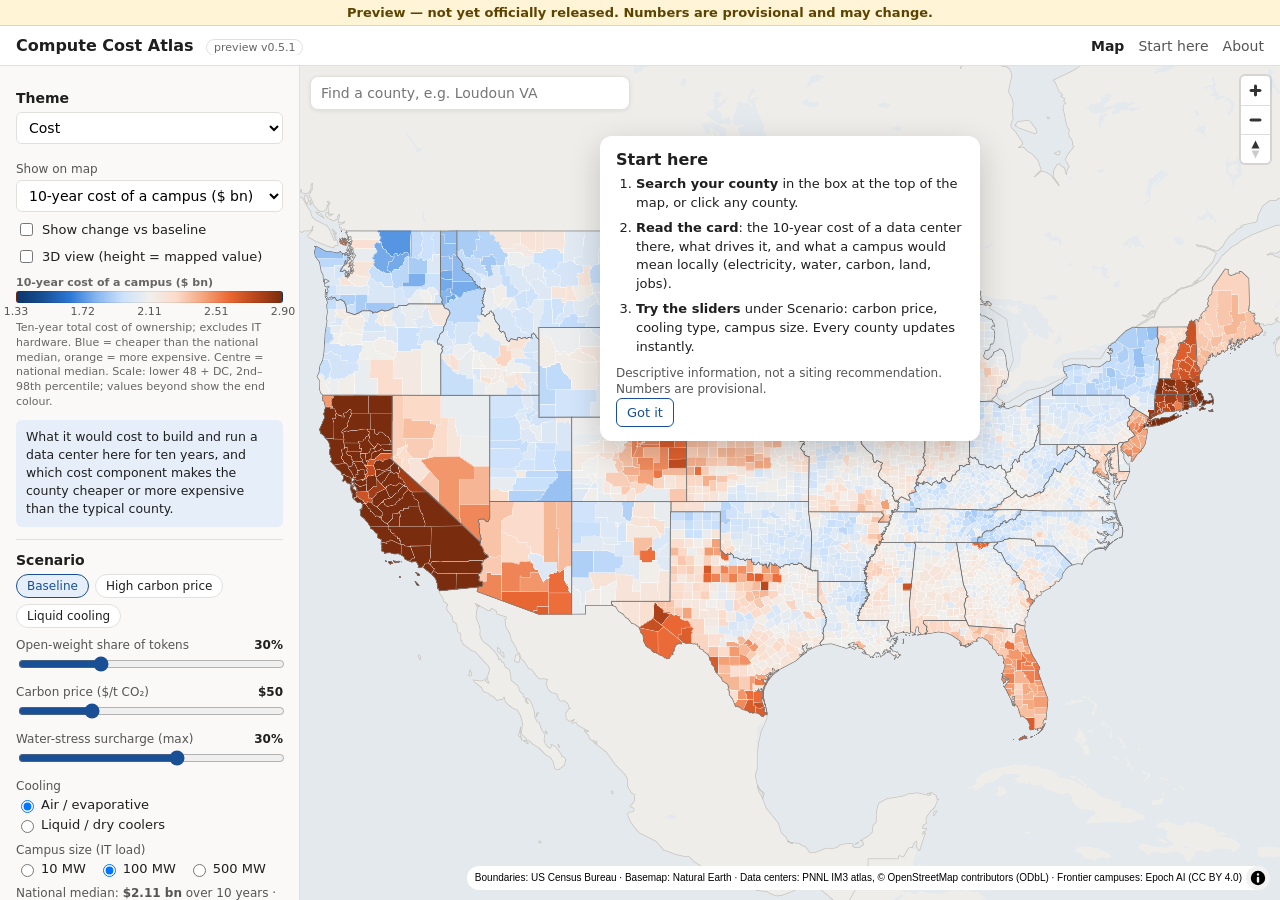
<file: web/index.html>
<!doctype html>
<html lang="en">
<head>
  <meta charset="utf-8">
  <meta name="viewport" content="width=device-width, initial-scale=1">
  <meta name="robots" content="noindex, nofollow">
  <title>Compute Cost Atlas</title>
  <meta name="description" content="County-level cost, carbon and water of hosting an AI data center in the United States (research preview v0.5).">
  <link rel="stylesheet" href="vendor/maplibre-gl-4.7.1/maplibre-gl.css">
  <link rel="stylesheet" href="style.css">
</head>
<body>
  <a class="skip" href="#controls">Skip to map settings</a>
  <div class="preview-banner" role="note">Preview — not yet officially released. Numbers are provisional and may change.</div>
  <header class="topbar">
    <div class="brand">
      <strong>Compute Cost Atlas</strong>
      <span class="tag">preview v0.5.1</span>
    </div>
    <nav>
      <a href="index.html" aria-current="page">Map</a>
      <button id="open-guide" class="link-btn nav-btn" aria-label="Start here guide"><span class="long">Start here</span><span class="short">Guide</span></button>
      <a href="about.html">About</a>
      <button id="toggle-controls" class="only-mobile" aria-expanded="false" aria-controls="controls">Settings</button>
    </nav>
  </header>

  <main class="layout">
    <aside id="controls" class="controls" aria-label="Map settings">
      <section>
        <label class="lbl" for="theme">Theme</label>
        <select id="theme"></select>
        <label class="lbl small" for="metric">Show on map</label>
        <select id="metric"></select>
        <fieldset id="vote-mode" class="seg vote-mode" hidden>
          <legend>Election (information only)</legend>
          <label><input type="radio" name="votemode" value="p2024" checked> 2024 presidential</label>
          <label><input type="radio" name="votemode" value="m2026"> 2026 midterm (U.S. House)</label>
          <label><input type="radio" name="votemode" value="change"> Change 2024 → 2026</label>
        </fieldset>
        <label class="check view-toggle"><input type="checkbox" id="diff-toggle"> Show change vs baseline</label>
        <div class="seg diff-mode" id="diff-mode" hidden>
          <label><input type="radio" name="diffmode" value="tcoPct" checked> 10-yr cost (%)</label>
          <label><input type="radio" name="diffmode" value="rank"> Percentile (points)</label>
        </div>
        <label class="check view-toggle"><input type="checkbox" id="extrude-toggle"> 3D view (height = mapped value)</label>
        <div id="legend" class="legend" aria-live="polite"></div>
        <p id="explainer" class="explainer"></p>
      </section>

      <section>
        <div class="lbl">Scenario</div>
        <div class="presets" role="group" aria-label="Scenario presets">
          <button data-preset="baseline" class="active">Baseline</button>
          <button data-preset="carbon">High carbon price</button>
          <button data-preset="liquid">Liquid cooling</button>
        </div>

        <label class="slider" for="openShare">Open-weight share of tokens <output id="openShare-out"></output>
          <input type="range" id="openShare" min="0" max="100" step="1"></label>
        <label class="slider" for="carbonPrice">Carbon price ($/t CO₂) <output id="carbonPrice-out"></output>
          <input type="range" id="carbonPrice" min="0" max="190" step="5"></label>
        <label class="slider" for="surchargeMax">Water-stress surcharge (max) <output id="surchargeMax-out"></output>
          <input type="range" id="surchargeMax" min="0" max="50" step="1"></label>

        <div class="lbl small">Cooling</div>
        <div class="seg" role="radiogroup" aria-label="Cooling">
          <label><input type="radio" name="cooling" value="air_evaporative" checked> Air / evaporative</label>
          <label><input type="radio" name="cooling" value="liquid_dry_coolers"> Liquid / dry coolers</label>
        </div>
        <div class="lbl small">Campus size (IT load)</div>
        <div class="seg" role="radiogroup" aria-label="Campus size">
          <label><input type="radio" name="mw" value="10"> 10 MW</label>
          <label><input type="radio" name="mw" value="100" checked> 100 MW</label>
          <label><input type="radio" name="mw" value="500"> 500 MW</label>
        </div>
        <p id="scenario-summary" class="note"></p>
      </section>

      <section>
        <div class="lbl">Layers</div>
        <label class="check"><input type="checkbox" id="layer-pnnl"> Data centers (PNNL IM3 atlas)</label>
        <label class="check"><input type="checkbox" id="layer-epoch"> Frontier AI campuses (Epoch AI)</label>
        <div id="layer-legend" class="layer-legend" hidden></div>
        <label class="check"><input type="checkbox" id="layer-cities"> Major cities (Natural Earth, US cities ≥ 250,000)</label>
        <div class="lbl small">Go to</div>
        <div class="seg jump">
          <button data-jump="l48">Lower 48</button><button data-jump="ak">Alaska</button><button data-jump="hi">Hawaii</button>
        </div>
      </section>

      <section>
        <div class="lbl">Data</div>
        <button id="copy-link" class="link-btn">Copy link to this view</button>
        <button id="download-map" class="link-btn">Download map image (PNG)</button>
        <button id="download-scenario" class="link-btn">Download current scenario (CSV)</button>
        <a class="link-btn" href="data/counties_baseline.csv" download>Download baseline table (CSV, CC BY 4.0)</a>
        <a class="link-btn" href="data/counties_pnnl_odbl.csv" download>Download data-center counts (CSV, ODbL)</a>
        <p class="note">Licences (provisional) and sources: <a href="about.html#data">About &amp; methods</a>. Costs exclude IT hardware (servers, GPUs).</p>
      </section>
      <footer class="site-footer" id="site-footer"></footer>
    </aside>

    <div class="mapwrap">
      <div id="map" role="region" aria-label="County map"></div>
      <div class="search" role="search">
        <input id="search" type="search" placeholder="Find a county, e.g. Loudoun VA" autocomplete="off"
               aria-label="Find a county" aria-autocomplete="list" aria-controls="search-results" aria-expanded="false">
        <ul id="search-results" role="listbox" hidden></ul>
      </div>
      <div id="map-legend" class="map-legend" aria-hidden="true"></div>
      <div id="tooltip" class="tooltip" hidden></div>
      <div id="guide" class="guide" role="dialog" aria-modal="false" aria-labelledby="guide-title" hidden>
        <h2 id="guide-title">Start here</h2>
        <ol>
          <li><b>Search your county</b> in the box at the top of the map, or click any county.</li>
          <li><b>Read the card</b>: the 10-year cost of a data center there, what drives it, and what a campus would mean locally (electricity, water, carbon, land, jobs).</li>
          <li><b>Try the sliders</b> under Scenario: carbon price, cooling type, campus size. Every county updates instantly.</li>
        </ol>
        <p class="note">Descriptive information, not a siting recommendation. Numbers are provisional.</p>
        <button class="btn" id="guide-ok">Got it</button>
      </div>
      <div id="toast" class="toast" role="status" aria-live="polite" hidden></div>
      <div id="loading" class="loading">Loading 3,144 counties…</div>
    </div>

    <aside id="profile" class="profile" hidden aria-live="polite"></aside>
  </main>

  <section id="compare" class="compare" hidden aria-label="County comparison"></section>

  <script src="vendor/maplibre-gl-4.7.1/maplibre-gl.js"></script>
  <script src="model.js"></script>
  <script src="app.js"></script>
</body>
</html>
</file>
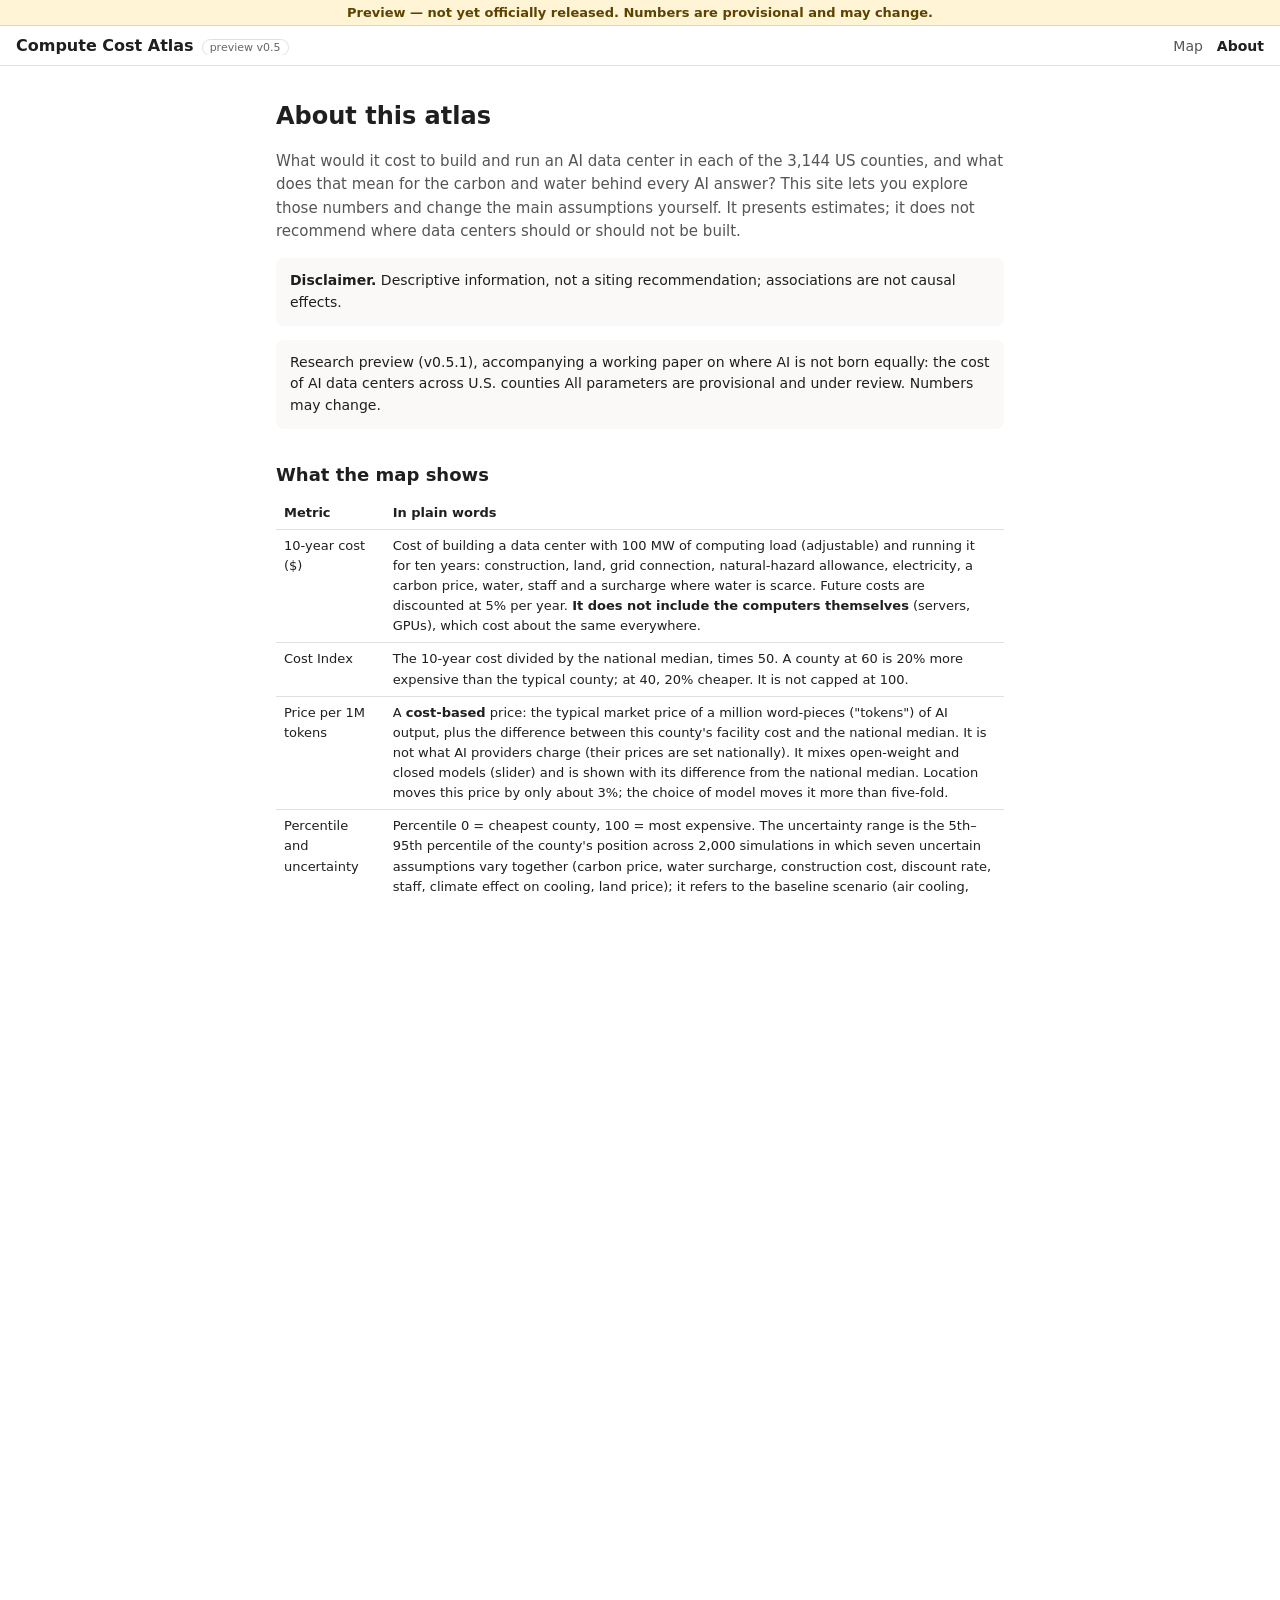
<file: web/about.html>
<!doctype html>
<html lang="en">
<head>
  <meta charset="utf-8">
  <meta name="viewport" content="width=device-width, initial-scale=1">
  <meta name="robots" content="noindex, nofollow">
  <title>Atlas Methods and Data</title>
  <link rel="stylesheet" href="style.css">
  <style>
    body { display: block; }
    .doc { max-width: 760px; margin: 0 auto; padding: 24px 16px 64px; line-height: 1.55; }
    .doc h1 { font-size: 24px; margin: 8px 0 4px; }
    .doc h2 { font-size: 18px; margin: 32px 0 8px; }
    .doc .lede { color: var(--ink-2); font-size: 15px; }
    .doc table { border-collapse: collapse; width: 100%; font-size: 13px; margin: 8px 0; }
    .doc th, .doc td { text-align: left; padding: 6px 8px; border-bottom: 1px solid var(--line); vertical-align: top; }
    .doc .box { background: var(--panel); border-radius: 8px; padding: 12px 14px; }
  </style>
</head>
<body>
  <a class="skip" href="#main">Skip to content</a>
  <div class="preview-banner" role="note">Preview — not yet officially released. Numbers are provisional and may change.</div>
  <header class="topbar">
    <div class="brand"><strong>Compute Cost Atlas</strong><span class="tag">preview v0.5</span></div>
    <nav><a href="index.html">Map</a><a href="about.html" aria-current="page">About</a></nav>
  </header>
  <main class="doc" id="main">
    <h1>About this atlas</h1>
    <p class="lede">What would it cost to build and run an AI data center in each of the 3,144 US counties, and what does
      that mean for the carbon and water behind every AI answer? This site lets you explore those numbers and change
      the main assumptions yourself. It presents estimates; it does not recommend where data centers should or should
      not be built.</p>
    <p class="box"><b>Disclaimer.</b> Descriptive information, not a siting recommendation; associations are not causal
      effects.</p>
    <p class="box">Research preview (v0.5.1), accompanying a working paper on where AI is not born equally: the cost of AI data centers across U.S. counties All parameters are provisional and under
      review. Numbers may change.</p>

    <h2 id="what">What the map shows</h2>
    <table>
      <tr><th>Metric</th><th>In plain words</th></tr>
      <tr><td>10-year cost ($)</td><td>Cost of building a data center with 100 MW of computing load (adjustable) and running it for ten
        years: construction, land, grid connection, natural-hazard allowance, electricity, a carbon price, water, staff and a
        surcharge where water is scarce. Future costs are discounted at 5% per year. <b>It does not include the computers
        themselves</b> (servers, GPUs), which cost about the same everywhere.</td></tr>
      <tr><td>Cost Index</td><td>The 10-year cost divided by the national median, times 50. A county at 60 is 20% more
        expensive than the typical county; at 40, 20% cheaper. It is not capped at 100.</td></tr>
      <tr><td>Price per 1M tokens</td><td>A <b>cost-based</b> price: the typical market price of a million word-pieces
        ("tokens") of AI output, plus the difference between this county's facility cost and the national median. It is
        not what AI providers charge (their prices are set nationally). It mixes open-weight and closed models (slider) and
        is shown with its difference from the national median. Location moves this price by only about 3%; the choice of
        model moves it more than five-fold.</td></tr>
      <tr><td>Percentile and uncertainty</td><td>Percentile 0 = cheapest county, 100 = most expensive. The uncertainty range
        is the 5th–95th percentile of the county's position across 2,000 simulations in which seven uncertain assumptions
        vary together (carbon price, water surcharge, construction cost, discount rate, staff, climate effect on cooling,
        land price); it refers to the baseline scenario (air cooling, 100 MW).</td></tr>
      <tr><td>CO₂ per 1M tokens</td><td>Emissions from the electricity used, at the average emission rate of the regional grid
        (EPA eGRID 2023).</td></tr>
      <tr><td>Scarcity-weighted water</td><td>Water evaporated for cooling on site plus water used by the power plants that
        supply the electricity, weighted by how stressed local water resources are (WRI Aqueduct). 1 L-eq is one litre in a
        county of median water stress; the same litre counts more where water is scarce.</td></tr>
    </table>

    <h2 id="themes">Themes</h2>
    <ul>
      <li><b>Cost</b>: 10-year cost, Cost Index and the main cost driver of each county.</li>
      <li><b>Token footprint</b>: cost-based price, CO₂ and scarcity-weighted water per 1M tokens.</li>
      <li><b>Cheap vs clean</b>: 3 × 3 maps of facility cost against CO₂ or water per token (national thirds).</li>
      <li><b>Who bears it</b>: one campus as a share of the regional grid's electricity sales; how rankings change when the
        social cost of carbon and a water shadow price are counted.</li>
      <li><b>Context</b>: social vulnerability, household income and the 2024 presidential vote (two-party share). These are
        <b>context, not causal</b>: they are not used in the cost model and do not explain its results. The vote layer is
        shown for information only, in neutral (non-party) colours.</li>
      <li><b>Confidence</b>: how much a county's position moves across 2,000 simulations of the uncertain assumptions.</li>
    </ul>
    <p><b>Change vs baseline</b> maps how the current slider settings move each county's cost (%) or percentile compared
      with the baseline scenario. The optional <b>3D view</b> raises each county by the mapped value; use the flat map for
      precise comparison, because perspective distorts heights and hides counties.</p>

    <h2 id="controls">What the sliders change</h2>
    <ul>
      <li><b>Open-weight share</b>: share of tokens from open-weight models (cheaper, more energy-efficient on average) vs closed
        frontier models. Baseline 30%.</li>
      <li><b>Carbon price</b>: $ per tonne of CO₂ added to the electricity bill. Baseline $50; $190 is the US EPA (2023) estimate of
        the social cost of carbon.</li>
      <li><b>Cooling</b>: air/evaporative (baseline) or liquid cooling with dry coolers, which uses far less water and slightly
        less energy but costs more to build.</li>
      <li><b>Water-stress surcharge</b>: extra operating cost in water-stressed counties (0–50%; baseline 30% at the highest stress).</li>
      <li><b>Campus size</b>: 10, 100 or 500 MW of computing load.</li>
    </ul>
    <p>Everything is recomputed in your browser for all counties. The calculations are a direct translation of the
      research code (Python), checked to agree within 0.1% for every county.</p>

    <h2 id="limits">Limitations</h2>
    <ul>
      <li>All parameters are provisional. Construction costs, land values (farmland prices are used as a lower bound) and the
        grid connection cost are simplified national assumptions.</li>
      <li>Electricity prices are average industrial prices from utilities serving each county (2022–24). Large data centers
        often negotiate special rates that are not public.</li>
      <li>Grid carbon uses regional average emission rates, not the extra (marginal) emissions a new load would cause.</li>
      <li>Some inputs are estimated (Alaska and Hawaii climate; electricity prices set to the state average where local data are
        missing or unrepresentative). The county profile flags these.</li>
      <li>Water at power plants is estimated from published averages by fuel and cooling type; reservoir evaporation from
        hydropower is excluded.</li>
      <li>Data-center locations come from OpenStreetMap (PNNL IM3 atlas) and Epoch AI; both are incomplete.</li>
      <li>The map colour scale is set by the lower 48 states and DC; Alaska and Hawaii values beyond it show the end colour
        (in the paper, they have their own scales).</li>
      <li>These are indicators for comparison, not forecasts of what any project will cost, and not causal estimates of impacts.</li>
    </ul>

    <h2 id="equivalents">Everyday equivalents</h2>
    <p>The county profile translates one year of the campus into familiar units:</p>
    <ul>
      <li><b>US homes</b>: annual electricity of the campus ÷ 10,359 kWh, the average annual electricity use of a US
        residential customer in 2024 (U.S. Energy Information Administration, Form EIA-861 2024: residential sales ÷
        residential customers. The same calculation gives 10,791 kWh for 2022, the value in EIA's FAQ
        <a href="https://www.eia.gov/tools/faqs/faq.php?id=97&amp;t=3">"How much electricity does an American home use?"</a>).</li>
      <li><b>Passenger cars</b>: annual CO₂ of the campus ÷ 4.6 t, the CO₂ of a typical passenger vehicle per year
        (US EPA, <a href="https://www.epa.gov/energy/greenhouse-gas-equivalencies-calculator">Greenhouse Gas Equivalencies Calculator</a>).</li>
      <li><b>Football fields</b>: site acres ÷ 1.32 acres, an American football field including end zones (360 × 160 ft).</li>
      <li><b>State residential electricity price</b>, 2014 and 2024: all residential revenue ÷ residential sales by state (US EIA
        Form 861). Shown in nominal dollars and after inflation, using the US Bureau of Labor Statistics consumer price index
        (CPI-U, all items, US city average, annual averages: 236.736 in 2014 and 313.689 in 2024, a rise of 32.5%). Nationally the
        residential price rose 32% in nominal terms and fell about 1% after inflation. Shown as context only; it does not measure
        any campus's effect on bills.</li>
      <li><b>Jobs</b>: operations staff is a model assumption (100 per 100 MW, scaled with size). Construction-phase jobs (about
        1,688 local jobs over 18–24 months, including indirect jobs) come from an industry-sponsored report: US Chamber of Commerce
        Technology Engagement Center (2017), <em>Data Centers: Jobs and Opportunities in Communities Nationwide</em>.</li>
      <li><b>Water supply comparison</b>: USGS county public-supply withdrawals, 2015 (latest county release).</li>
      <li><b>Olympic pools</b>: annual water ÷ 2,500 m³, the volume of a nominal Olympic pool (50 m × 25 m × 2 m).
        Shown for on-site cooling water and for on-site plus power-plant water.</li>
    </ul>

    <h2 id="data">Data and licences</h2>
    <p class="box"><b>Licences are provisional</b> (pending review).</p>
    <table>
      <tr><th>What</th><th>Files</th><th>Licence</th></tr>
      <tr><td>Our model results (costs, Cost Index, token metrics, flags, uncertainty ranges)</td>
        <td><code>counties_baseline.csv</code>, scenario CSVs from the map</td><td>CC BY 4.0 (provisional)</td></tr>
      <tr><td>Data-center counts and operator classes derived from the PNNL IM3 atlas (OpenStreetMap)</td>
        <td><code>counties_pnnl_odbl.csv</code>, <code>dc_pnnl.geojson</code></td><td>ODbL 1.0 — © OpenStreetMap contributors (kept in a separate file)</td></tr>
      <tr><td>Frontier AI campuses</td><td><code>dc_epoch.geojson</code>; campus counts in the main CSV</td><td>CC BY 4.0 — Epoch AI</td></tr>
      <tr><td>Code (model, site, analysis scripts)</td><td><code>LICENSE</code></td><td>MIT (provisional)</td></tr>
    </table>
    <p>Details: <a href="data/LICENSE-DATA.md">data/LICENSE-DATA.md</a>.</p>
    <h3>Sources</h3>
    <table>
      <tr><th>Source</th><th>Used for</th><th>Licence</th></tr>
      <tr><td>Natural Earth (1:50m land, lakes, country borders; 1:10m populated places)</td><td>Basemap context, city labels</td><td>Public domain</td></tr>
      <tr><td>Census SAIPE 2023; FEMA National Risk Index (social vulnerability)</td><td>Context layers</td><td>Public domain</td></tr>
      <tr><td>MIT Election Data and Science Lab, county presidential returns 2024</td><td>Context layer (information only)</td><td>Harvard Dataverse; licence to be verified</td></tr>
      <tr><td>US BLS consumer price index (CPI-U, annual averages 2014, 2024)</td><td>Inflation adjustment of residential prices</td><td>Public domain</td></tr>
      <tr><td>US EIA Form 861 2024 (average household use)</td><td>"US homes" equivalent</td><td>Public domain</td></tr>
      <tr><td>US Census Bureau (county boundaries 2025; population, ACS 2023)</td><td>Map, population</td><td>Public domain</td></tr>
      <tr><td>US EIA (Form 861 electricity sales 2022–24; Form 860 generators 2024)</td><td>Electricity price, power-plant cooling</td><td>Public domain</td></tr>
      <tr><td>US EPA eGRID 2023</td><td>Grid emission rates, generation mix</td><td>Public domain</td></tr>
      <tr><td>NOAA nClimDiv 1991–2020 normals</td><td>Climate (cooling degree days)</td><td>Public domain</td></tr>
      <tr><td>BLS QCEW and OEWS</td><td>Construction and operations wages</td><td>Public domain</td></tr>
      <tr><td>FEMA National Risk Index</td><td>Natural-hazard allowance</td><td>Public domain</td></tr>
      <tr><td>USDA NASS cash rents</td><td>Land value proxy</td><td>Public domain</td></tr>
      <tr><td>WRI Aqueduct 4.0</td><td>Water stress</td><td>CC BY 4.0</td></tr>
      <tr><td>NREL (Macknick et al. 2012)</td><td>Water use of power plants</td><td>Published factors</td></tr>
      <tr><td>OpenRouter (model prices and usage, Nov 2026)</td><td>Token prices, open-weight share</td><td>Rankings data CC BY 4.0</td></tr>
      <tr><td>PNNL IM3 Open Source Data Center Atlas (from OpenStreetMap)</td><td>Data-center layer, counts</td><td>ODbL 1.0 — © OpenStreetMap contributors</td></tr>
      <tr><td>Epoch AI, Frontier Data Centers</td><td>Frontier AI campus layer</td><td>CC BY 4.0</td></tr>
    </table>
    <p><b>Downloads.</b> <a href="data/counties_baseline.csv" download>Baseline table</a> (CC BY 4.0) and the current
      scenario from the map page contain our model results for every county. Data-center counts derived from the PNNL IM3
      atlas are in a separate file, <a href="data/counties_pnnl_odbl.csv" download>counties_pnnl_odbl.csv</a>, under the
      Open Database Licence (ODbL 1.0): keep the attribution "© OpenStreetMap contributors" and the ODbL terms when you
      redistribute it. Frontier-campus counts come from Epoch AI (CC BY 4.0; credit Epoch AI).</p>

    <h2 id="cite">Version, citation and feedback</h2>
    <p>Compute Cost Atlas, <b>preview v0.5.1</b>, last updated 2026-11-17.</p>
    <p><b>Suggested citation:</b> Li, W. &amp; Urban Information Lab, UT Austin. Compute Cost Atlas, preview v0.5.1, 2026.</p>
    <p><b>Feedback:</b> please open an issue on <a href="https://github.com/Umich-wanqili/compute-cost-atlas/issues">GitHub Issues</a>.</p>
    <p>Not covered by this atlas: noise, tax revenue and local decision-making.</p>

    <h2 id="method">Method in brief</h2>
    <p>For each county: construction cost per MW, adjusted for local construction wages, plus land, a hazard allowance and a
      grid connection; plus ten years of electricity (energy use rises in hot climates through the cooling overhead, PUE),
      carbon, water and staff, discounted at 5% per year. The token layer converts the facility cost into dollars per
      megawatt-hour of computing and then into the cost of 1M tokens using published estimates of energy per token
      (central: 550 Wh per 1M output tokens for closed frontier models, 150 Wh for open-weight models). Full methods,
      sources and sensitivity analyses are in the working paper.</p>
  </main>
</body>
</html>
</file>
<file: web/vendor/maplibre-gl-4.7.1/maplibre-gl.css>
.maplibregl-map{font:12px/20px Helvetica Neue,Arial,Helvetica,sans-serif;overflow:hidden;position:relative;-webkit-tap-highlight-color:rgb(0 0 0/0)}.maplibregl-canvas{left:0;position:absolute;top:0}.maplibregl-map:fullscreen{height:100%;width:100%}.maplibregl-ctrl-group button.maplibregl-ctrl-compass{touch-action:none}.maplibregl-canvas-container.maplibregl-interactive,.maplibregl-ctrl-group button.maplibregl-ctrl-compass{cursor:grab;-webkit-user-select:none;-moz-user-select:none;user-select:none}.maplibregl-canvas-container.maplibregl-interactive.maplibregl-track-pointer{cursor:pointer}.maplibregl-canvas-container.maplibregl-interactive:active,.maplibregl-ctrl-group button.maplibregl-ctrl-compass:active{cursor:grabbing}.maplibregl-canvas-container.maplibregl-touch-zoom-rotate,.maplibregl-canvas-container.maplibregl-touch-zoom-rotate .maplibregl-canvas{touch-action:pan-x pan-y}.maplibregl-canvas-container.maplibregl-touch-drag-pan,.maplibregl-canvas-container.maplibregl-touch-drag-pan .maplibregl-canvas{touch-action:pinch-zoom}.maplibregl-canvas-container.maplibregl-touch-zoom-rotate.maplibregl-touch-drag-pan,.maplibregl-canvas-container.maplibregl-touch-zoom-rotate.maplibregl-touch-drag-pan .maplibregl-canvas{touch-action:none}.maplibregl-canvas-container.maplibregl-touch-drag-pan.maplibregl-cooperative-gestures,.maplibregl-canvas-container.maplibregl-touch-drag-pan.maplibregl-cooperative-gestures .maplibregl-canvas{touch-action:pan-x pan-y}.maplibregl-ctrl-bottom-left,.maplibregl-ctrl-bottom-right,.maplibregl-ctrl-top-left,.maplibregl-ctrl-top-right{pointer-events:none;position:absolute;z-index:2}.maplibregl-ctrl-top-left{left:0;top:0}.maplibregl-ctrl-top-right{right:0;top:0}.maplibregl-ctrl-bottom-left{bottom:0;left:0}.maplibregl-ctrl-bottom-right{bottom:0;right:0}.maplibregl-ctrl{clear:both;pointer-events:auto;transform:translate(0)}.maplibregl-ctrl-top-left .maplibregl-ctrl{float:left;margin:10px 0 0 10px}.maplibregl-ctrl-top-right .maplibregl-ctrl{float:right;margin:10px 10px 0 0}.maplibregl-ctrl-bottom-left .maplibregl-ctrl{float:left;margin:0 0 10px 10px}.maplibregl-ctrl-bottom-right .maplibregl-ctrl{float:right;margin:0 10px 10px 0}.maplibregl-ctrl-group{background:#fff;border-radius:4px}.maplibregl-ctrl-group:not(:empty){box-shadow:0 0 0 2px rgba(0,0,0,.1)}@media (forced-colors:active){.maplibregl-ctrl-group:not(:empty){box-shadow:0 0 0 2px ButtonText}}.maplibregl-ctrl-group button{background-color:transparent;border:0;box-sizing:border-box;cursor:pointer;display:block;height:29px;outline:none;padding:0;width:29px}.maplibregl-ctrl-group button+button{border-top:1px solid #ddd}.maplibregl-ctrl button .maplibregl-ctrl-icon{background-position:50%;background-repeat:no-repeat;display:block;height:100%;width:100%}@media (forced-colors:active){.maplibregl-ctrl-icon{background-color:transparent}.maplibregl-ctrl-group button+button{border-top:1px solid ButtonText}}.maplibregl-ctrl button::-moz-focus-inner{border:0;padding:0}.maplibregl-ctrl-attrib-button:focus,.maplibregl-ctrl-group button:focus{box-shadow:0 0 2px 2px #0096ff}.maplibregl-ctrl button:disabled{cursor:not-allowed}.maplibregl-ctrl button:disabled .maplibregl-ctrl-icon{opacity:.25}.maplibregl-ctrl button:not(:disabled):hover{background-color:rgb(0 0 0/5%)}.maplibregl-ctrl-group button:focus:focus-visible{box-shadow:0 0 2px 2px #0096ff}.maplibregl-ctrl-group button:focus:not(:focus-visible){box-shadow:none}.maplibregl-ctrl-group button:focus:first-child{border-radius:4px 4px 0 0}.maplibregl-ctrl-group button:focus:last-child{border-radius:0 0 4px 4px}.maplibregl-ctrl-group button:focus:only-child{border-radius:inherit}.maplibregl-ctrl button.maplibregl-ctrl-zoom-out .maplibregl-ctrl-icon{background-image:url("data:image/svg+xml;charset=utf-8,%3Csvg xmlns='http://www.w3.org/2000/svg' width='29' height='29' fill='%23333' viewBox='0 0 29 29'%3E%3Cpath d='M10 13c-.75 0-1.5.75-1.5 1.5S9.25 16 10 16h9c.75 0 1.5-.75 1.5-1.5S19.75 13 19 13z'/%3E%3C/svg%3E")}.maplibregl-ctrl button.maplibregl-ctrl-zoom-in .maplibregl-ctrl-icon{background-image:url("data:image/svg+xml;charset=utf-8,%3Csvg xmlns='http://www.w3.org/2000/svg' width='29' height='29' fill='%23333' viewBox='0 0 29 29'%3E%3Cpath d='M14.5 8.5c-.75 0-1.5.75-1.5 1.5v3h-3c-.75 0-1.5.75-1.5 1.5S9.25 16 10 16h3v3c0 .75.75 1.5 1.5 1.5S16 19.75 16 19v-3h3c.75 0 1.5-.75 1.5-1.5S19.75 13 19 13h-3v-3c0-.75-.75-1.5-1.5-1.5'/%3E%3C/svg%3E")}@media (forced-colors:active){.maplibregl-ctrl button.maplibregl-ctrl-zoom-out .maplibregl-ctrl-icon{background-image:url("data:image/svg+xml;charset=utf-8,%3Csvg xmlns='http://www.w3.org/2000/svg' width='29' height='29' fill='%23fff' viewBox='0 0 29 29'%3E%3Cpath d='M10 13c-.75 0-1.5.75-1.5 1.5S9.25 16 10 16h9c.75 0 1.5-.75 1.5-1.5S19.75 13 19 13z'/%3E%3C/svg%3E")}.maplibregl-ctrl button.maplibregl-ctrl-zoom-in .maplibregl-ctrl-icon{background-image:url("data:image/svg+xml;charset=utf-8,%3Csvg xmlns='http://www.w3.org/2000/svg' width='29' height='29' fill='%23fff' viewBox='0 0 29 29'%3E%3Cpath d='M14.5 8.5c-.75 0-1.5.75-1.5 1.5v3h-3c-.75 0-1.5.75-1.5 1.5S9.25 16 10 16h3v3c0 .75.75 1.5 1.5 1.5S16 19.75 16 19v-3h3c.75 0 1.5-.75 1.5-1.5S19.75 13 19 13h-3v-3c0-.75-.75-1.5-1.5-1.5'/%3E%3C/svg%3E")}}@media (forced-colors:active) and (prefers-color-scheme:light){.maplibregl-ctrl button.maplibregl-ctrl-zoom-out .maplibregl-ctrl-icon{background-image:url("data:image/svg+xml;charset=utf-8,%3Csvg xmlns='http://www.w3.org/2000/svg' width='29' height='29' viewBox='0 0 29 29'%3E%3Cpath d='M10 13c-.75 0-1.5.75-1.5 1.5S9.25 16 10 16h9c.75 0 1.5-.75 1.5-1.5S19.75 13 19 13z'/%3E%3C/svg%3E")}.maplibregl-ctrl button.maplibregl-ctrl-zoom-in .maplibregl-ctrl-icon{background-image:url("data:image/svg+xml;charset=utf-8,%3Csvg xmlns='http://www.w3.org/2000/svg' width='29' height='29' viewBox='0 0 29 29'%3E%3Cpath d='M14.5 8.5c-.75 0-1.5.75-1.5 1.5v3h-3c-.75 0-1.5.75-1.5 1.5S9.25 16 10 16h3v3c0 .75.75 1.5 1.5 1.5S16 19.75 16 19v-3h3c.75 0 1.5-.75 1.5-1.5S19.75 13 19 13h-3v-3c0-.75-.75-1.5-1.5-1.5'/%3E%3C/svg%3E")}}.maplibregl-ctrl button.maplibregl-ctrl-fullscreen .maplibregl-ctrl-icon{background-image:url("data:image/svg+xml;charset=utf-8,%3Csvg xmlns='http://www.w3.org/2000/svg' width='29' height='29' fill='%23333' viewBox='0 0 29 29'%3E%3Cpath d='M24 16v5.5c0 1.75-.75 2.5-2.5 2.5H16v-1l3-1.5-4-5.5 1-1 5.5 4 1.5-3zM6 16l1.5 3 5.5-4 1 1-4 5.5 3 1.5v1H7.5C5.75 24 5 23.25 5 21.5V16zm7-11v1l-3 1.5 4 5.5-1 1-5.5-4L6 13H5V7.5C5 5.75 5.75 5 7.5 5zm11 2.5c0-1.75-.75-2.5-2.5-2.5H16v1l3 1.5-4 5.5 1 1 5.5-4 1.5 3h1z'/%3E%3C/svg%3E")}.maplibregl-ctrl button.maplibregl-ctrl-shrink .maplibregl-ctrl-icon{background-image:url("data:image/svg+xml;charset=utf-8,%3Csvg xmlns='http://www.w3.org/2000/svg' width='29' height='29' viewBox='0 0 29 29'%3E%3Cpath d='M18.5 16c-1.75 0-2.5.75-2.5 2.5V24h1l1.5-3 5.5 4 1-1-4-5.5 3-1.5v-1zM13 18.5c0-1.75-.75-2.5-2.5-2.5H5v1l3 1.5L4 24l1 1 5.5-4 1.5 3h1zm3-8c0 1.75.75 2.5 2.5 2.5H24v-1l-3-1.5L25 5l-1-1-5.5 4L17 5h-1zM10.5 13c1.75 0 2.5-.75 2.5-2.5V5h-1l-1.5 3L5 4 4 5l4 5.5L5 12v1z'/%3E%3C/svg%3E")}@media (forced-colors:active){.maplibregl-ctrl button.maplibregl-ctrl-fullscreen .maplibregl-ctrl-icon{background-image:url("data:image/svg+xml;charset=utf-8,%3Csvg xmlns='http://www.w3.org/2000/svg' width='29' height='29' fill='%23fff' viewBox='0 0 29 29'%3E%3Cpath d='M24 16v5.5c0 1.75-.75 2.5-2.5 2.5H16v-1l3-1.5-4-5.5 1-1 5.5 4 1.5-3zM6 16l1.5 3 5.5-4 1 1-4 5.5 3 1.5v1H7.5C5.75 24 5 23.25 5 21.5V16zm7-11v1l-3 1.5 4 5.5-1 1-5.5-4L6 13H5V7.5C5 5.75 5.75 5 7.5 5zm11 2.5c0-1.75-.75-2.5-2.5-2.5H16v1l3 1.5-4 5.5 1 1 5.5-4 1.5 3h1z'/%3E%3C/svg%3E")}.maplibregl-ctrl button.maplibregl-ctrl-shrink .maplibregl-ctrl-icon{background-image:url("data:image/svg+xml;charset=utf-8,%3Csvg xmlns='http://www.w3.org/2000/svg' width='29' height='29' fill='%23fff' viewBox='0 0 29 29'%3E%3Cpath d='M18.5 16c-1.75 0-2.5.75-2.5 2.5V24h1l1.5-3 5.5 4 1-1-4-5.5 3-1.5v-1zM13 18.5c0-1.75-.75-2.5-2.5-2.5H5v1l3 1.5L4 24l1 1 5.5-4 1.5 3h1zm3-8c0 1.75.75 2.5 2.5 2.5H24v-1l-3-1.5L25 5l-1-1-5.5 4L17 5h-1zM10.5 13c1.75 0 2.5-.75 2.5-2.5V5h-1l-1.5 3L5 4 4 5l4 5.5L5 12v1z'/%3E%3C/svg%3E")}}@media (forced-colors:active) and (prefers-color-scheme:light){.maplibregl-ctrl button.maplibregl-ctrl-fullscreen .maplibregl-ctrl-icon{background-image:url("data:image/svg+xml;charset=utf-8,%3Csvg xmlns='http://www.w3.org/2000/svg' width='29' height='29' viewBox='0 0 29 29'%3E%3Cpath d='M24 16v5.5c0 1.75-.75 2.5-2.5 2.5H16v-1l3-1.5-4-5.5 1-1 5.5 4 1.5-3zM6 16l1.5 3 5.5-4 1 1-4 5.5 3 1.5v1H7.5C5.75 24 5 23.25 5 21.5V16zm7-11v1l-3 1.5 4 5.5-1 1-5.5-4L6 13H5V7.5C5 5.75 5.75 5 7.5 5zm11 2.5c0-1.75-.75-2.5-2.5-2.5H16v1l3 1.5-4 5.5 1 1 5.5-4 1.5 3h1z'/%3E%3C/svg%3E")}.maplibregl-ctrl button.maplibregl-ctrl-shrink .maplibregl-ctrl-icon{background-image:url("data:image/svg+xml;charset=utf-8,%3Csvg xmlns='http://www.w3.org/2000/svg' width='29' height='29' viewBox='0 0 29 29'%3E%3Cpath d='M18.5 16c-1.75 0-2.5.75-2.5 2.5V24h1l1.5-3 5.5 4 1-1-4-5.5 3-1.5v-1zM13 18.5c0-1.75-.75-2.5-2.5-2.5H5v1l3 1.5L4 24l1 1 5.5-4 1.5 3h1zm3-8c0 1.75.75 2.5 2.5 2.5H24v-1l-3-1.5L25 5l-1-1-5.5 4L17 5h-1zM10.5 13c1.75 0 2.5-.75 2.5-2.5V5h-1l-1.5 3L5 4 4 5l4 5.5L5 12v1z'/%3E%3C/svg%3E")}}.maplibregl-ctrl button.maplibregl-ctrl-compass .maplibregl-ctrl-icon{background-image:url("data:image/svg+xml;charset=utf-8,%3Csvg xmlns='http://www.w3.org/2000/svg' width='29' height='29' fill='%23333' viewBox='0 0 29 29'%3E%3Cpath d='m10.5 14 4-8 4 8z'/%3E%3Cpath fill='%23ccc' d='m10.5 16 4 8 4-8z'/%3E%3C/svg%3E")}@media (forced-colors:active){.maplibregl-ctrl button.maplibregl-ctrl-compass .maplibregl-ctrl-icon{background-image:url("data:image/svg+xml;charset=utf-8,%3Csvg xmlns='http://www.w3.org/2000/svg' width='29' height='29' fill='%23fff' viewBox='0 0 29 29'%3E%3Cpath d='m10.5 14 4-8 4 8z'/%3E%3Cpath fill='%23ccc' d='m10.5 16 4 8 4-8z'/%3E%3C/svg%3E")}}@media (forced-colors:active) and (prefers-color-scheme:light){.maplibregl-ctrl button.maplibregl-ctrl-compass .maplibregl-ctrl-icon{background-image:url("data:image/svg+xml;charset=utf-8,%3Csvg xmlns='http://www.w3.org/2000/svg' width='29' height='29' viewBox='0 0 29 29'%3E%3Cpath d='m10.5 14 4-8 4 8z'/%3E%3Cpath fill='%23ccc' d='m10.5 16 4 8 4-8z'/%3E%3C/svg%3E")}}.maplibregl-ctrl button.maplibregl-ctrl-terrain .maplibregl-ctrl-icon{background-image:url("data:image/svg+xml;charset=utf-8,%3Csvg xmlns='http://www.w3.org/2000/svg' width='22' height='22' fill='%23333' viewBox='0 0 22 22'%3E%3Cpath d='m1.754 13.406 4.453-4.851 3.09 3.09 3.281 3.277.969-.969-3.309-3.312 3.844-4.121 6.148 6.886h1.082v-.855l-7.207-8.07-4.84 5.187L6.169 6.57l-5.48 5.965v.871ZM.688 16.844h20.625v1.375H.688Zm0 0'/%3E%3C/svg%3E")}.maplibregl-ctrl button.maplibregl-ctrl-terrain-enabled .maplibregl-ctrl-icon{background-image:url("data:image/svg+xml;charset=utf-8,%3Csvg xmlns='http://www.w3.org/2000/svg' width='22' height='22' fill='%2333b5e5' viewBox='0 0 22 22'%3E%3Cpath d='m1.754 13.406 4.453-4.851 3.09 3.09 3.281 3.277.969-.969-3.309-3.312 3.844-4.121 6.148 6.886h1.082v-.855l-7.207-8.07-4.84 5.187L6.169 6.57l-5.48 5.965v.871ZM.688 16.844h20.625v1.375H.688Zm0 0'/%3E%3C/svg%3E")}.maplibregl-ctrl button.maplibregl-ctrl-geolocate .maplibregl-ctrl-icon{background-image:url("data:image/svg+xml;charset=utf-8,%3Csvg xmlns='http://www.w3.org/2000/svg' width='29' height='29' fill='%23333' viewBox='0 0 20 20'%3E%3Cpath d='M10 4C9 4 9 5 9 5v.1A5 5 0 0 0 5.1 9H5s-1 0-1 1 1 1 1 1h.1A5 5 0 0 0 9 14.9v.1s0 1 1 1 1-1 1-1v-.1a5 5 0 0 0 3.9-3.9h.1s1 0 1-1-1-1-1-1h-.1A5 5 0 0 0 11 5.1V5s0-1-1-1m0 2.5a3.5 3.5 0 1 1 0 7 3.5 3.5 0 1 1 0-7'/%3E%3Ccircle cx='10' cy='10' r='2'/%3E%3C/svg%3E")}.maplibregl-ctrl button.maplibregl-ctrl-geolocate:disabled .maplibregl-ctrl-icon{background-image:url("data:image/svg+xml;charset=utf-8,%3Csvg xmlns='http://www.w3.org/2000/svg' width='29' height='29' fill='%23aaa' viewBox='0 0 20 20'%3E%3Cpath d='M10 4C9 4 9 5 9 5v.1A5 5 0 0 0 5.1 9H5s-1 0-1 1 1 1 1 1h.1A5 5 0 0 0 9 14.9v.1s0 1 1 1 1-1 1-1v-.1a5 5 0 0 0 3.9-3.9h.1s1 0 1-1-1-1-1-1h-.1A5 5 0 0 0 11 5.1V5s0-1-1-1m0 2.5a3.5 3.5 0 1 1 0 7 3.5 3.5 0 1 1 0-7'/%3E%3Ccircle cx='10' cy='10' r='2'/%3E%3Cpath fill='red' d='m14 5 1 1-9 9-1-1z'/%3E%3C/svg%3E")}.maplibregl-ctrl button.maplibregl-ctrl-geolocate.maplibregl-ctrl-geolocate-active .maplibregl-ctrl-icon{background-image:url("data:image/svg+xml;charset=utf-8,%3Csvg xmlns='http://www.w3.org/2000/svg' width='29' height='29' fill='%2333b5e5' viewBox='0 0 20 20'%3E%3Cpath d='M10 4C9 4 9 5 9 5v.1A5 5 0 0 0 5.1 9H5s-1 0-1 1 1 1 1 1h.1A5 5 0 0 0 9 14.9v.1s0 1 1 1 1-1 1-1v-.1a5 5 0 0 0 3.9-3.9h.1s1 0 1-1-1-1-1-1h-.1A5 5 0 0 0 11 5.1V5s0-1-1-1m0 2.5a3.5 3.5 0 1 1 0 7 3.5 3.5 0 1 1 0-7'/%3E%3Ccircle cx='10' cy='10' r='2'/%3E%3C/svg%3E")}.maplibregl-ctrl button.maplibregl-ctrl-geolocate.maplibregl-ctrl-geolocate-active-error .maplibregl-ctrl-icon{background-image:url("data:image/svg+xml;charset=utf-8,%3Csvg xmlns='http://www.w3.org/2000/svg' width='29' height='29' fill='%23e58978' viewBox='0 0 20 20'%3E%3Cpath d='M10 4C9 4 9 5 9 5v.1A5 5 0 0 0 5.1 9H5s-1 0-1 1 1 1 1 1h.1A5 5 0 0 0 9 14.9v.1s0 1 1 1 1-1 1-1v-.1a5 5 0 0 0 3.9-3.9h.1s1 0 1-1-1-1-1-1h-.1A5 5 0 0 0 11 5.1V5s0-1-1-1m0 2.5a3.5 3.5 0 1 1 0 7 3.5 3.5 0 1 1 0-7'/%3E%3Ccircle cx='10' cy='10' r='2'/%3E%3C/svg%3E")}.maplibregl-ctrl button.maplibregl-ctrl-geolocate.maplibregl-ctrl-geolocate-background .maplibregl-ctrl-icon{background-image:url("data:image/svg+xml;charset=utf-8,%3Csvg xmlns='http://www.w3.org/2000/svg' width='29' height='29' fill='%2333b5e5' viewBox='0 0 20 20'%3E%3Cpath d='M10 4C9 4 9 5 9 5v.1A5 5 0 0 0 5.1 9H5s-1 0-1 1 1 1 1 1h.1A5 5 0 0 0 9 14.9v.1s0 1 1 1 1-1 1-1v-.1a5 5 0 0 0 3.9-3.9h.1s1 0 1-1-1-1-1-1h-.1A5 5 0 0 0 11 5.1V5s0-1-1-1m0 2.5a3.5 3.5 0 1 1 0 7 3.5 3.5 0 1 1 0-7'/%3E%3C/svg%3E")}.maplibregl-ctrl button.maplibregl-ctrl-geolocate.maplibregl-ctrl-geolocate-background-error .maplibregl-ctrl-icon{background-image:url("data:image/svg+xml;charset=utf-8,%3Csvg xmlns='http://www.w3.org/2000/svg' width='29' height='29' fill='%23e54e33' viewBox='0 0 20 20'%3E%3Cpath d='M10 4C9 4 9 5 9 5v.1A5 5 0 0 0 5.1 9H5s-1 0-1 1 1 1 1 1h.1A5 5 0 0 0 9 14.9v.1s0 1 1 1 1-1 1-1v-.1a5 5 0 0 0 3.9-3.9h.1s1 0 1-1-1-1-1-1h-.1A5 5 0 0 0 11 5.1V5s0-1-1-1m0 2.5a3.5 3.5 0 1 1 0 7 3.5 3.5 0 1 1 0-7'/%3E%3C/svg%3E")}.maplibregl-ctrl button.maplibregl-ctrl-geolocate.maplibregl-ctrl-geolocate-waiting .maplibregl-ctrl-icon{animation:maplibregl-spin 2s linear infinite}@media (forced-colors:active){.maplibregl-ctrl button.maplibregl-ctrl-geolocate .maplibregl-ctrl-icon{background-image:url("data:image/svg+xml;charset=utf-8,%3Csvg xmlns='http://www.w3.org/2000/svg' width='29' height='29' fill='%23fff' viewBox='0 0 20 20'%3E%3Cpath d='M10 4C9 4 9 5 9 5v.1A5 5 0 0 0 5.1 9H5s-1 0-1 1 1 1 1 1h.1A5 5 0 0 0 9 14.9v.1s0 1 1 1 1-1 1-1v-.1a5 5 0 0 0 3.9-3.9h.1s1 0 1-1-1-1-1-1h-.1A5 5 0 0 0 11 5.1V5s0-1-1-1m0 2.5a3.5 3.5 0 1 1 0 7 3.5 3.5 0 1 1 0-7'/%3E%3Ccircle cx='10' cy='10' r='2'/%3E%3C/svg%3E")}.maplibregl-ctrl button.maplibregl-ctrl-geolocate:disabled .maplibregl-ctrl-icon{background-image:url("data:image/svg+xml;charset=utf-8,%3Csvg xmlns='http://www.w3.org/2000/svg' width='29' height='29' fill='%23999' viewBox='0 0 20 20'%3E%3Cpath d='M10 4C9 4 9 5 9 5v.1A5 5 0 0 0 5.1 9H5s-1 0-1 1 1 1 1 1h.1A5 5 0 0 0 9 14.9v.1s0 1 1 1 1-1 1-1v-.1a5 5 0 0 0 3.9-3.9h.1s1 0 1-1-1-1-1-1h-.1A5 5 0 0 0 11 5.1V5s0-1-1-1m0 2.5a3.5 3.5 0 1 1 0 7 3.5 3.5 0 1 1 0-7'/%3E%3Ccircle cx='10' cy='10' r='2'/%3E%3Cpath fill='red' d='m14 5 1 1-9 9-1-1z'/%3E%3C/svg%3E")}.maplibregl-ctrl button.maplibregl-ctrl-geolocate.maplibregl-ctrl-geolocate-active .maplibregl-ctrl-icon{background-image:url("data:image/svg+xml;charset=utf-8,%3Csvg xmlns='http://www.w3.org/2000/svg' width='29' height='29' fill='%2333b5e5' viewBox='0 0 20 20'%3E%3Cpath d='M10 4C9 4 9 5 9 5v.1A5 5 0 0 0 5.1 9H5s-1 0-1 1 1 1 1 1h.1A5 5 0 0 0 9 14.9v.1s0 1 1 1 1-1 1-1v-.1a5 5 0 0 0 3.9-3.9h.1s1 0 1-1-1-1-1-1h-.1A5 5 0 0 0 11 5.1V5s0-1-1-1m0 2.5a3.5 3.5 0 1 1 0 7 3.5 3.5 0 1 1 0-7'/%3E%3Ccircle cx='10' cy='10' r='2'/%3E%3C/svg%3E")}.maplibregl-ctrl button.maplibregl-ctrl-geolocate.maplibregl-ctrl-geolocate-active-error .maplibregl-ctrl-icon{background-image:url("data:image/svg+xml;charset=utf-8,%3Csvg xmlns='http://www.w3.org/2000/svg' width='29' height='29' fill='%23e58978' viewBox='0 0 20 20'%3E%3Cpath d='M10 4C9 4 9 5 9 5v.1A5 5 0 0 0 5.1 9H5s-1 0-1 1 1 1 1 1h.1A5 5 0 0 0 9 14.9v.1s0 1 1 1 1-1 1-1v-.1a5 5 0 0 0 3.9-3.9h.1s1 0 1-1-1-1-1-1h-.1A5 5 0 0 0 11 5.1V5s0-1-1-1m0 2.5a3.5 3.5 0 1 1 0 7 3.5 3.5 0 1 1 0-7'/%3E%3Ccircle cx='10' cy='10' r='2'/%3E%3C/svg%3E")}.maplibregl-ctrl button.maplibregl-ctrl-geolocate.maplibregl-ctrl-geolocate-background .maplibregl-ctrl-icon{background-image:url("data:image/svg+xml;charset=utf-8,%3Csvg xmlns='http://www.w3.org/2000/svg' width='29' height='29' fill='%2333b5e5' viewBox='0 0 20 20'%3E%3Cpath d='M10 4C9 4 9 5 9 5v.1A5 5 0 0 0 5.1 9H5s-1 0-1 1 1 1 1 1h.1A5 5 0 0 0 9 14.9v.1s0 1 1 1 1-1 1-1v-.1a5 5 0 0 0 3.9-3.9h.1s1 0 1-1-1-1-1-1h-.1A5 5 0 0 0 11 5.1V5s0-1-1-1m0 2.5a3.5 3.5 0 1 1 0 7 3.5 3.5 0 1 1 0-7'/%3E%3C/svg%3E")}.maplibregl-ctrl button.maplibregl-ctrl-geolocate.maplibregl-ctrl-geolocate-background-error .maplibregl-ctrl-icon{background-image:url("data:image/svg+xml;charset=utf-8,%3Csvg xmlns='http://www.w3.org/2000/svg' width='29' height='29' fill='%23e54e33' viewBox='0 0 20 20'%3E%3Cpath d='M10 4C9 4 9 5 9 5v.1A5 5 0 0 0 5.1 9H5s-1 0-1 1 1 1 1 1h.1A5 5 0 0 0 9 14.9v.1s0 1 1 1 1-1 1-1v-.1a5 5 0 0 0 3.9-3.9h.1s1 0 1-1-1-1-1-1h-.1A5 5 0 0 0 11 5.1V5s0-1-1-1m0 2.5a3.5 3.5 0 1 1 0 7 3.5 3.5 0 1 1 0-7'/%3E%3C/svg%3E")}}@media (forced-colors:active) and (prefers-color-scheme:light){.maplibregl-ctrl button.maplibregl-ctrl-geolocate .maplibregl-ctrl-icon{background-image:url("data:image/svg+xml;charset=utf-8,%3Csvg xmlns='http://www.w3.org/2000/svg' width='29' height='29' viewBox='0 0 20 20'%3E%3Cpath d='M10 4C9 4 9 5 9 5v.1A5 5 0 0 0 5.1 9H5s-1 0-1 1 1 1 1 1h.1A5 5 0 0 0 9 14.9v.1s0 1 1 1 1-1 1-1v-.1a5 5 0 0 0 3.9-3.9h.1s1 0 1-1-1-1-1-1h-.1A5 5 0 0 0 11 5.1V5s0-1-1-1m0 2.5a3.5 3.5 0 1 1 0 7 3.5 3.5 0 1 1 0-7'/%3E%3Ccircle cx='10' cy='10' r='2'/%3E%3C/svg%3E")}.maplibregl-ctrl button.maplibregl-ctrl-geolocate:disabled .maplibregl-ctrl-icon{background-image:url("data:image/svg+xml;charset=utf-8,%3Csvg xmlns='http://www.w3.org/2000/svg' width='29' height='29' fill='%23666' viewBox='0 0 20 20'%3E%3Cpath d='M10 4C9 4 9 5 9 5v.1A5 5 0 0 0 5.1 9H5s-1 0-1 1 1 1 1 1h.1A5 5 0 0 0 9 14.9v.1s0 1 1 1 1-1 1-1v-.1a5 5 0 0 0 3.9-3.9h.1s1 0 1-1-1-1-1-1h-.1A5 5 0 0 0 11 5.1V5s0-1-1-1m0 2.5a3.5 3.5 0 1 1 0 7 3.5 3.5 0 1 1 0-7'/%3E%3Ccircle cx='10' cy='10' r='2'/%3E%3Cpath fill='red' d='m14 5 1 1-9 9-1-1z'/%3E%3C/svg%3E")}}@keyframes maplibregl-spin{0%{transform:rotate(0deg)}to{transform:rotate(1turn)}}a.maplibregl-ctrl-logo{background-image:url("data:image/svg+xml;charset=utf-8,%3Csvg xmlns='http://www.w3.org/2000/svg' width='88' height='23' fill='none'%3E%3Cpath fill='%23000' fill-opacity='.4' fill-rule='evenodd' d='M17.408 16.796h-1.827l2.501-12.095h.198l3.324 6.533.988 2.19.988-2.19 3.258-6.533h.181l2.6 12.095h-1.81l-1.218-5.644-.362-1.71-.658 1.71-2.929 5.644h-.098l-2.914-5.644-.757-1.71-.345 1.71zm1.958-3.42-.726 3.663a1.255 1.255 0 0 1-1.232 1.011h-1.827a1.255 1.255 0 0 1-1.229-1.509l2.501-12.095a1.255 1.255 0 0 1 1.23-1.001h.197a1.25 1.25 0 0 1 1.12.685l3.19 6.273 3.125-6.263a1.25 1.25 0 0 1 1.123-.695h.181a1.255 1.255 0 0 1 1.227.991l1.443 6.71a5 5 0 0 1 .314-.787l.009-.016a4.6 4.6 0 0 1 1.777-1.887c.782-.46 1.668-.667 2.611-.667a4.6 4.6 0 0 1 1.7.32l.306.134c.21-.16.474-.256.759-.256h1.694a1.255 1.255 0 0 1 1.212.925 1.255 1.255 0 0 1 1.212-.925h1.711c.284 0 .545.094.755.252.613-.3 1.312-.45 2.075-.45 1.356 0 2.557.445 3.482 1.4q.47.48.763 1.064V4.701a1.255 1.255 0 0 1 1.255-1.255h1.86A1.255 1.255 0 0 1 54.44 4.7v9.194h2.217c.19 0 .37.043.532.118v-4.77c0-.356.147-.678.385-.906a2.42 2.42 0 0 1-.682-1.71c0-.665.267-1.253.735-1.7a2.45 2.45 0 0 1 1.722-.674 2.43 2.43 0 0 1 1.705.675q.318.302.504.683V4.7a1.255 1.255 0 0 1 1.255-1.255h1.744A1.255 1.255 0 0 1 65.812 4.7v3.335a4.8 4.8 0 0 1 1.526-.246c.938 0 1.817.214 2.59.69a4.47 4.47 0 0 1 1.67 1.743v-.98a1.255 1.255 0 0 1 1.256-1.256h1.777c.233 0 .451.064.639.174a3.4 3.4 0 0 1 1.567-.372c.346 0 .861.02 1.285.232a1.25 1.25 0 0 1 .689 1.004 4.7 4.7 0 0 1 .853-.588c.795-.44 1.675-.647 2.61-.647 1.385 0 2.65.39 3.525 1.396.836.938 1.168 2.173 1.168 3.528q-.001.515-.056 1.051a1.255 1.255 0 0 1-.947 1.09l.408.952a1.255 1.255 0 0 1-.477 1.552c-.418.268-.92.463-1.458.612-.613.171-1.304.244-2.049.244-1.06 0-2.043-.207-2.886-.698l-.015-.008c-.798-.48-1.419-1.135-1.818-1.963l-.004-.008a5.8 5.8 0 0 1-.548-2.512q0-.429.053-.843a1.3 1.3 0 0 1-.333-.086l-.166-.004c-.223 0-.426.062-.643.228-.03.024-.142.139-.142.59v3.883a1.255 1.255 0 0 1-1.256 1.256h-1.777a1.255 1.255 0 0 1-1.256-1.256V15.69l-.032.057a4.8 4.8 0 0 1-1.86 1.833 5.04 5.04 0 0 1-2.484.634 4.5 4.5 0 0 1-1.935-.424 1.25 1.25 0 0 1-.764.258h-1.71a1.255 1.255 0 0 1-1.256-1.255V7.687a2.4 2.4 0 0 1-.428.625c.253.23.412.561.412.93v7.553a1.255 1.255 0 0 1-1.256 1.255h-1.843a1.25 1.25 0 0 1-.894-.373c-.228.23-.544.373-.894.373H51.32a1.255 1.255 0 0 1-1.256-1.255v-1.251l-.061.117a4.7 4.7 0 0 1-1.782 1.884 4.77 4.77 0 0 1-2.485.67 5.6 5.6 0 0 1-1.485-.188l.009 2.764a1.255 1.255 0 0 1-1.255 1.259h-1.729a1.255 1.255 0 0 1-1.255-1.255v-3.537a1.255 1.255 0 0 1-1.167.793h-1.679a1.25 1.25 0 0 1-.77-.263 4.5 4.5 0 0 1-1.945.429c-.885 0-1.724-.21-2.495-.632l-.017-.01a5 5 0 0 1-1.081-.836 1.255 1.255 0 0 1-1.254 1.312h-1.81a1.255 1.255 0 0 1-1.228-.99l-.782-3.625-2.044 3.939a1.25 1.25 0 0 1-1.115.676h-.098a1.25 1.25 0 0 1-1.116-.68l-2.061-3.994zM35.92 16.63l.207-.114.223-.15q.493-.356.735-.785l.061-.118.033 1.332h1.678V9.242h-1.694l-.033 1.267q-.133-.329-.526-.658l-.032-.028a3.2 3.2 0 0 0-.668-.428l-.27-.12a3.3 3.3 0 0 0-1.235-.23q-1.136-.001-1.974.493a3.36 3.36 0 0 0-1.3 1.382q-.445.89-.444 2.074 0 1.2.51 2.107a3.8 3.8 0 0 0 1.382 1.381 3.9 3.9 0 0 0 1.893.477q.795 0 1.455-.33zm-2.789-5.38q-.576.675-.575 1.762 0 1.102.559 1.794.576.675 1.645.675a2.25 2.25 0 0 0 .934-.19 2.2 2.2 0 0 0 .468-.29l.178-.161a2.2 2.2 0 0 0 .397-.561q.244-.5.244-1.15v-.115q0-.708-.296-1.267l-.043-.077a2.2 2.2 0 0 0-.633-.709l-.13-.086-.047-.028a2.1 2.1 0 0 0-1.073-.285q-1.052 0-1.629.692zm2.316 2.706c.163-.17.28-.407.28-.83v-.114c0-.292-.06-.508-.15-.68a.96.96 0 0 0-.353-.389.85.85 0 0 0-.464-.127c-.4 0-.56.114-.664.239l-.01.012c-.148.174-.275.45-.275.945 0 .506.122.801.27.99.097.11.266.224.68.224.303 0 .504-.09.687-.269zm7.545 1.705a2.6 2.6 0 0 0 .331.423q.319.33.755.548l.173.074q.65.255 1.49.255 1.02 0 1.844-.493a3.45 3.45 0 0 0 1.316-1.4q.493-.904.493-2.089 0-1.909-.988-2.913-.988-1.02-2.584-1.02-.898 0-1.575.347a3 3 0 0 0-.415.262l-.199.166a3.4 3.4 0 0 0-.64.82V9.242h-1.712v11.553h1.729l-.017-5.134zm.53-1.138q.206.29.48.5l.155.11.053.034q.51.296 1.119.297 1.07 0 1.645-.675.577-.69.576-1.762 0-1.119-.576-1.777-.558-.675-1.645-.675-.435 0-.835.16a2 2 0 0 0-.284.136 2 2 0 0 0-.363.254 2.2 2.2 0 0 0-.46.569l-.082.162a2.6 2.6 0 0 0-.213 1.072v.115q0 .707.296 1.267l.135.211zm.964-.818a1.1 1.1 0 0 0 .367.385.94.94 0 0 0 .476.118c.423 0 .59-.117.687-.23.159-.194.28-.478.28-.95 0-.53-.133-.8-.266-.952l-.021-.025c-.078-.094-.231-.221-.68-.221a1 1 0 0 0-.503.135l-.012.007a.86.86 0 0 0-.335.343c-.073.133-.132.324-.132.614v.115a1.4 1.4 0 0 0 .14.66zm15.7-6.222q.347-.346.346-.856a1.05 1.05 0 0 0-.345-.79 1.18 1.18 0 0 0-.84-.329q-.51 0-.855.33a1.05 1.05 0 0 0-.346.79q0 .51.346.855.345.346.856.346.51 0 .839-.346zm4.337 9.314.033-1.332q.191.403.59.747l.098.081a4 4 0 0 0 .316.224l.223.122a3.2 3.2 0 0 0 1.44.322 3.8 3.8 0 0 0 1.875-.477 3.5 3.5 0 0 0 1.382-1.366q.527-.89.526-2.09 0-1.184-.444-2.073a3.24 3.24 0 0 0-1.283-1.399q-.823-.51-1.942-.51a3.5 3.5 0 0 0-1.527.344l-.086.043-.165.09a3 3 0 0 0-.33.214q-.432.315-.656.707a2 2 0 0 0-.099.198l.082-1.283V4.701h-1.744v12.095zm.473-2.509a2.5 2.5 0 0 0 .566.7q.117.098.245.18l.144.08a2.1 2.1 0 0 0 .975.232q1.07 0 1.645-.675.576-.69.576-1.778 0-1.102-.576-1.777-.56-.691-1.645-.692a2.2 2.2 0 0 0-1.015.235q-.22.113-.415.282l-.15.142a2.1 2.1 0 0 0-.42.594q-.223.479-.223 1.1v.115q0 .705.293 1.26zm2.616-.293c.157-.191.28-.479.28-.967 0-.51-.13-.79-.276-.961l-.021-.026c-.082-.1-.232-.225-.67-.225a.87.87 0 0 0-.681.279l-.012.011c-.154.155-.274.38-.274.807v.115c0 .285.057.499.144.669a1.1 1.1 0 0 0 .367.405c.137.082.28.123.455.123.423 0 .59-.118.686-.23zm8.266-3.013q.345-.13.724-.14l.069-.002q.493 0 .642.099l.247-1.794q-.196-.099-.717-.099a2.3 2.3 0 0 0-.545.063 2 2 0 0 0-.411.148 2.2 2.2 0 0 0-.4.249 2.5 2.5 0 0 0-.485.499 2.7 2.7 0 0 0-.32.581l-.05.137v-1.48h-1.778v7.553h1.777v-3.884q0-.546.159-.943a1.5 1.5 0 0 1 .466-.636 2.5 2.5 0 0 1 .399-.253 2 2 0 0 1 .224-.099zm9.784 2.656.05-.922q0-1.743-.856-2.698-.838-.97-2.584-.97-1.119-.001-2.007.493a3.46 3.46 0 0 0-1.4 1.382q-.493.906-.493 2.106 0 1.07.428 1.975.428.89 1.332 1.432.906.526 2.255.526.973 0 1.668-.185l.044-.012.135-.04q.613-.184.984-.421l-.542-1.267q-.3.162-.642.274l-.297.087q-.51.131-1.3.131-.954 0-1.497-.444a1.6 1.6 0 0 1-.192-.193q-.366-.44-.512-1.234l-.004-.021zm-5.427-1.256-.003.022h3.752v-.138q-.011-.727-.288-1.118a1 1 0 0 0-.156-.176q-.46-.428-1.316-.428-.986 0-1.494.604-.379.45-.494 1.234zm-27.053 2.77V4.7h-1.86v12.095h5.333V15.15zm7.103-5.908v7.553h-1.843V9.242h1.843z'/%3E%3Cpath fill='%23fff' d='m19.63 11.151-.757-1.71-.345 1.71-1.12 5.644h-1.827L18.083 4.7h.197l3.325 6.533.988 2.19.988-2.19L26.839 4.7h.181l2.6 12.095h-1.81l-1.218-5.644-.362-1.71-.658 1.71-2.93 5.644h-.098l-2.913-5.644zm14.836 5.81q-1.02 0-1.893-.478a3.8 3.8 0 0 1-1.381-1.382q-.51-.906-.51-2.106 0-1.185.444-2.074a3.36 3.36 0 0 1 1.3-1.382q.839-.494 1.974-.494a3.3 3.3 0 0 1 1.234.231 3.3 3.3 0 0 1 .97.575q.396.33.527.659l.033-1.267h1.694v7.553H37.18l-.033-1.332q-.279.593-1.02 1.053a3.17 3.17 0 0 1-1.662.444zm.296-1.482q.938 0 1.58-.642.642-.66.642-1.711v-.115q0-.708-.296-1.267a2.2 2.2 0 0 0-.807-.872 2.1 2.1 0 0 0-1.119-.313q-1.053 0-1.629.692-.575.675-.575 1.76 0 1.103.559 1.795.577.675 1.645.675zm6.521-6.237h1.711v1.4q.906-1.597 2.83-1.597 1.596 0 2.584 1.02.988 1.005.988 2.914 0 1.185-.493 2.09a3.46 3.46 0 0 1-1.316 1.399 3.5 3.5 0 0 1-1.844.493q-.954 0-1.662-.329a2.67 2.67 0 0 1-1.086-.97l.017 5.134h-1.728zm4.048 6.22q1.07 0 1.645-.674.577-.69.576-1.762 0-1.119-.576-1.777-.558-.675-1.645-.675-.592 0-1.12.296-.51.28-.822.823-.296.527-.296 1.234v.115q0 .708.296 1.267.313.543.823.855.51.296 1.119.297z'/%3E%3Cpath fill='%23e1e3e9' d='M51.325 4.7h1.86v10.45h3.473v1.646h-5.333zm7.12 4.542h1.843v7.553h-1.843zm.905-1.415a1.16 1.16 0 0 1-.856-.346 1.17 1.17 0 0 1-.346-.856 1.05 1.05 0 0 1 .346-.79q.346-.329.856-.329.494 0 .839.33a1.05 1.05 0 0 1 .345.79 1.16 1.16 0 0 1-.345.855q-.33.346-.84.346zm7.875 9.133a3.17 3.17 0 0 1-1.662-.444q-.723-.46-1.004-1.053l-.033 1.332h-1.71V4.701h1.743v4.657l-.082 1.283q.279-.658 1.086-1.119a3.5 3.5 0 0 1 1.778-.477q1.119 0 1.942.51a3.24 3.24 0 0 1 1.283 1.4q.445.888.444 2.072 0 1.201-.526 2.09a3.5 3.5 0 0 1-1.382 1.366 3.8 3.8 0 0 1-1.876.477zm-.296-1.481q1.069 0 1.645-.675.577-.69.577-1.778 0-1.102-.577-1.776-.56-.691-1.645-.692a2.12 2.12 0 0 0-1.58.659q-.642.641-.642 1.694v.115q0 .71.296 1.267a2.4 2.4 0 0 0 .807.872 2.1 2.1 0 0 0 1.119.313zm5.927-6.237h1.777v1.481q.263-.757.856-1.217a2.14 2.14 0 0 1 1.349-.46q.527 0 .724.098l-.247 1.794q-.149-.099-.642-.099-.774 0-1.416.494-.626.493-.626 1.58v3.883h-1.777V9.242zm9.534 7.718q-1.35 0-2.255-.526-.904-.543-1.332-1.432a4.6 4.6 0 0 1-.428-1.975q0-1.2.493-2.106a3.46 3.46 0 0 1 1.4-1.382q.889-.495 2.007-.494 1.744 0 2.584.97.855.956.856 2.7 0 .444-.05.92h-5.43q.18 1.005.708 1.45.542.443 1.497.443.79 0 1.3-.131a4 4 0 0 0 .938-.362l.542 1.267q-.411.263-1.119.46-.708.198-1.711.197zm1.596-4.558q.016-1.02-.444-1.432-.46-.428-1.316-.428-1.728 0-1.991 1.86z'/%3E%3Cpath d='M5.074 15.948a.484.657 0 0 0-.486.659v1.84a.484.657 0 0 0 .486.659h4.101a.484.657 0 0 0 .486-.659v-1.84a.484.657 0 0 0-.486-.659zm3.56 1.16H5.617v.838h3.017z' style='fill:%23fff;fill-rule:evenodd;stroke-width:1.03600001'/%3E%3Cg style='stroke-width:1.12603545'%3E%3Cpath d='M-9.408-1.416c-3.833-.025-7.056 2.912-7.08 6.615-.02 3.08 1.653 4.832 3.107 6.268.903.892 1.721 1.74 2.32 2.902l-.525-.004c-.543-.003-.992.304-1.24.639a1.87 1.87 0 0 0-.362 1.121l-.011 1.877c-.003.402.104.787.347 1.125.244.338.688.653 1.23.656l4.142.028c.542.003.99-.306 1.238-.641a1.87 1.87 0 0 0 .363-1.121l.012-1.875a1.87 1.87 0 0 0-.348-1.127c-.243-.338-.688-.653-1.23-.656l-.518-.004c.597-1.145 1.425-1.983 2.348-2.87 1.473-1.414 3.18-3.149 3.2-6.226-.016-3.59-2.923-6.684-6.993-6.707m-.006 1.1v.002c3.274.02 5.92 2.532 5.9 5.6-.017 2.706-1.39 4.026-2.863 5.44-1.034.994-2.118 2.033-2.814 3.633-.018.041-.052.055-.075.065q-.013.004-.02.01a.34.34 0 0 1-.226.084.34.34 0 0 1-.224-.086l-.092-.077c-.699-1.615-1.768-2.669-2.781-3.67-1.454-1.435-2.797-2.762-2.78-5.478.02-3.067 2.7-5.545 5.975-5.523m-.02 2.826c-1.62-.01-2.944 1.315-2.955 2.96-.01 1.646 1.295 2.988 2.916 2.999h.002c1.621.01 2.943-1.316 2.953-2.961.011-1.646-1.294-2.988-2.916-2.998m-.005 1.1c1.017.006 1.829.83 1.822 1.89s-.83 1.874-1.848 1.867c-1.018-.006-1.829-.83-1.822-1.89s.83-1.874 1.848-1.868m-2.155 11.857 4.14.025c.271.002.49.305.487.676l-.013 1.875c-.003.37-.224.67-.495.668l-4.14-.025c-.27-.002-.487-.306-.485-.676l.012-1.875c.003-.37.224-.67.494-.668' style='color:%23000;font-style:normal;font-variant:normal;font-weight:400;font-stretch:normal;font-size:medium;line-height:normal;font-family:sans-serif;font-variant-ligatures:normal;font-variant-position:normal;font-variant-caps:normal;font-variant-numeric:normal;font-variant-alternates:normal;font-feature-settings:normal;text-indent:0;text-align:start;text-decoration:none;text-decoration-line:none;text-decoration-style:solid;text-decoration-color:%23000;letter-spacing:normal;word-spacing:normal;text-transform:none;writing-mode:lr-tb;direction:ltr;text-orientation:mixed;dominant-baseline:auto;baseline-shift:baseline;text-anchor:start;white-space:normal;shape-padding:0;clip-rule:evenodd;display:inline;overflow:visible;visibility:visible;opacity:1;isolation:auto;mix-blend-mode:normal;color-interpolation:sRGB;color-interpolation-filters:linearRGB;solid-color:%23000;solid-opacity:1;vector-effect:none;fill:%23000;fill-opacity:.4;fill-rule:evenodd;stroke:none;stroke-width:2.47727823;stroke-linecap:butt;stroke-linejoin:miter;stroke-miterlimit:4;stroke-dasharray:none;stroke-dashoffset:0;stroke-opacity:1;color-rendering:auto;image-rendering:auto;shape-rendering:auto;text-rendering:auto' transform='translate(15.553 2.85)scale(.88807)'/%3E%3Cpath d='M-9.415-.316C-12.69-.338-15.37 2.14-15.39 5.207c-.017 2.716 1.326 4.041 2.78 5.477 1.013 1 2.081 2.055 2.78 3.67l.092.076a.34.34 0 0 0 .225.086.34.34 0 0 0 .227-.083l.019-.01c.022-.009.057-.024.074-.064.697-1.6 1.78-2.64 2.814-3.634 1.473-1.414 2.847-2.733 2.864-5.44.02-3.067-2.627-5.58-5.901-5.601m-.057 8.784c1.621.011 2.944-1.315 2.955-2.96.01-1.646-1.295-2.988-2.916-2.999-1.622-.01-2.945 1.315-2.955 2.96s1.295 2.989 2.916 3' style='clip-rule:evenodd;fill:%23e1e3e9;fill-opacity:1;fill-rule:evenodd;stroke:none;stroke-width:2.47727823;stroke-miterlimit:4;stroke-dasharray:none;stroke-opacity:.4' transform='translate(15.553 2.85)scale(.88807)'/%3E%3Cpath d='M-11.594 15.465c-.27-.002-.492.297-.494.668l-.012 1.876c-.003.371.214.673.485.675l4.14.027c.271.002.492-.298.495-.668l.012-1.877c.003-.37-.215-.672-.485-.674z' style='clip-rule:evenodd;fill:%23fff;fill-opacity:1;fill-rule:evenodd;stroke:none;stroke-width:2.47727823;stroke-miterlimit:4;stroke-dasharray:none;stroke-opacity:.4' transform='translate(15.553 2.85)scale(.88807)'/%3E%3C/g%3E%3C/svg%3E");background-repeat:no-repeat;cursor:pointer;display:block;height:23px;margin:0 0 -4px -4px;overflow:hidden;width:88px}a.maplibregl-ctrl-logo.maplibregl-compact{width:14px}@media (forced-colors:active){a.maplibregl-ctrl-logo{background-color:transparent;background-image:url("data:image/svg+xml;charset=utf-8,%3Csvg xmlns='http://www.w3.org/2000/svg' width='88' height='23' fill='none'%3E%3Cpath fill='%23000' fill-opacity='.4' fill-rule='evenodd' d='M17.408 16.796h-1.827l2.501-12.095h.198l3.324 6.533.988 2.19.988-2.19 3.258-6.533h.181l2.6 12.095h-1.81l-1.218-5.644-.362-1.71-.658 1.71-2.929 5.644h-.098l-2.914-5.644-.757-1.71-.345 1.71zm1.958-3.42-.726 3.663a1.255 1.255 0 0 1-1.232 1.011h-1.827a1.255 1.255 0 0 1-1.229-1.509l2.501-12.095a1.255 1.255 0 0 1 1.23-1.001h.197a1.25 1.25 0 0 1 1.12.685l3.19 6.273 3.125-6.263a1.25 1.25 0 0 1 1.123-.695h.181a1.255 1.255 0 0 1 1.227.991l1.443 6.71a5 5 0 0 1 .314-.787l.009-.016a4.6 4.6 0 0 1 1.777-1.887c.782-.46 1.668-.667 2.611-.667a4.6 4.6 0 0 1 1.7.32l.306.134c.21-.16.474-.256.759-.256h1.694a1.255 1.255 0 0 1 1.212.925 1.255 1.255 0 0 1 1.212-.925h1.711c.284 0 .545.094.755.252.613-.3 1.312-.45 2.075-.45 1.356 0 2.557.445 3.482 1.4q.47.48.763 1.064V4.701a1.255 1.255 0 0 1 1.255-1.255h1.86A1.255 1.255 0 0 1 54.44 4.7v9.194h2.217c.19 0 .37.043.532.118v-4.77c0-.356.147-.678.385-.906a2.42 2.42 0 0 1-.682-1.71c0-.665.267-1.253.735-1.7a2.45 2.45 0 0 1 1.722-.674 2.43 2.43 0 0 1 1.705.675q.318.302.504.683V4.7a1.255 1.255 0 0 1 1.255-1.255h1.744A1.255 1.255 0 0 1 65.812 4.7v3.335a4.8 4.8 0 0 1 1.526-.246c.938 0 1.817.214 2.59.69a4.47 4.47 0 0 1 1.67 1.743v-.98a1.255 1.255 0 0 1 1.256-1.256h1.777c.233 0 .451.064.639.174a3.4 3.4 0 0 1 1.567-.372c.346 0 .861.02 1.285.232a1.25 1.25 0 0 1 .689 1.004 4.7 4.7 0 0 1 .853-.588c.795-.44 1.675-.647 2.61-.647 1.385 0 2.65.39 3.525 1.396.836.938 1.168 2.173 1.168 3.528q-.001.515-.056 1.051a1.255 1.255 0 0 1-.947 1.09l.408.952a1.255 1.255 0 0 1-.477 1.552c-.418.268-.92.463-1.458.612-.613.171-1.304.244-2.049.244-1.06 0-2.043-.207-2.886-.698l-.015-.008c-.798-.48-1.419-1.135-1.818-1.963l-.004-.008a5.8 5.8 0 0 1-.548-2.512q0-.429.053-.843a1.3 1.3 0 0 1-.333-.086l-.166-.004c-.223 0-.426.062-.643.228-.03.024-.142.139-.142.59v3.883a1.255 1.255 0 0 1-1.256 1.256h-1.777a1.255 1.255 0 0 1-1.256-1.256V15.69l-.032.057a4.8 4.8 0 0 1-1.86 1.833 5.04 5.04 0 0 1-2.484.634 4.5 4.5 0 0 1-1.935-.424 1.25 1.25 0 0 1-.764.258h-1.71a1.255 1.255 0 0 1-1.256-1.255V7.687a2.4 2.4 0 0 1-.428.625c.253.23.412.561.412.93v7.553a1.255 1.255 0 0 1-1.256 1.255h-1.843a1.25 1.25 0 0 1-.894-.373c-.228.23-.544.373-.894.373H51.32a1.255 1.255 0 0 1-1.256-1.255v-1.251l-.061.117a4.7 4.7 0 0 1-1.782 1.884 4.77 4.77 0 0 1-2.485.67 5.6 5.6 0 0 1-1.485-.188l.009 2.764a1.255 1.255 0 0 1-1.255 1.259h-1.729a1.255 1.255 0 0 1-1.255-1.255v-3.537a1.255 1.255 0 0 1-1.167.793h-1.679a1.25 1.25 0 0 1-.77-.263 4.5 4.5 0 0 1-1.945.429c-.885 0-1.724-.21-2.495-.632l-.017-.01a5 5 0 0 1-1.081-.836 1.255 1.255 0 0 1-1.254 1.312h-1.81a1.255 1.255 0 0 1-1.228-.99l-.782-3.625-2.044 3.939a1.25 1.25 0 0 1-1.115.676h-.098a1.25 1.25 0 0 1-1.116-.68l-2.061-3.994zM35.92 16.63l.207-.114.223-.15q.493-.356.735-.785l.061-.118.033 1.332h1.678V9.242h-1.694l-.033 1.267q-.133-.329-.526-.658l-.032-.028a3.2 3.2 0 0 0-.668-.428l-.27-.12a3.3 3.3 0 0 0-1.235-.23q-1.136-.001-1.974.493a3.36 3.36 0 0 0-1.3 1.382q-.445.89-.444 2.074 0 1.2.51 2.107a3.8 3.8 0 0 0 1.382 1.381 3.9 3.9 0 0 0 1.893.477q.795 0 1.455-.33zm-2.789-5.38q-.576.675-.575 1.762 0 1.102.559 1.794.576.675 1.645.675a2.25 2.25 0 0 0 .934-.19 2.2 2.2 0 0 0 .468-.29l.178-.161a2.2 2.2 0 0 0 .397-.561q.244-.5.244-1.15v-.115q0-.708-.296-1.267l-.043-.077a2.2 2.2 0 0 0-.633-.709l-.13-.086-.047-.028a2.1 2.1 0 0 0-1.073-.285q-1.052 0-1.629.692zm2.316 2.706c.163-.17.28-.407.28-.83v-.114c0-.292-.06-.508-.15-.68a.96.96 0 0 0-.353-.389.85.85 0 0 0-.464-.127c-.4 0-.56.114-.664.239l-.01.012c-.148.174-.275.45-.275.945 0 .506.122.801.27.99.097.11.266.224.68.224.303 0 .504-.09.687-.269zm7.545 1.705a2.6 2.6 0 0 0 .331.423q.319.33.755.548l.173.074q.65.255 1.49.255 1.02 0 1.844-.493a3.45 3.45 0 0 0 1.316-1.4q.493-.904.493-2.089 0-1.909-.988-2.913-.988-1.02-2.584-1.02-.898 0-1.575.347a3 3 0 0 0-.415.262l-.199.166a3.4 3.4 0 0 0-.64.82V9.242h-1.712v11.553h1.729l-.017-5.134zm.53-1.138q.206.29.48.5l.155.11.053.034q.51.296 1.119.297 1.07 0 1.645-.675.577-.69.576-1.762 0-1.119-.576-1.777-.558-.675-1.645-.675-.435 0-.835.16a2 2 0 0 0-.284.136 2 2 0 0 0-.363.254 2.2 2.2 0 0 0-.46.569l-.082.162a2.6 2.6 0 0 0-.213 1.072v.115q0 .707.296 1.267l.135.211zm.964-.818a1.1 1.1 0 0 0 .367.385.94.94 0 0 0 .476.118c.423 0 .59-.117.687-.23.159-.194.28-.478.28-.95 0-.53-.133-.8-.266-.952l-.021-.025c-.078-.094-.231-.221-.68-.221a1 1 0 0 0-.503.135l-.012.007a.86.86 0 0 0-.335.343c-.073.133-.132.324-.132.614v.115a1.4 1.4 0 0 0 .14.66zm15.7-6.222q.347-.346.346-.856a1.05 1.05 0 0 0-.345-.79 1.18 1.18 0 0 0-.84-.329q-.51 0-.855.33a1.05 1.05 0 0 0-.346.79q0 .51.346.855.345.346.856.346.51 0 .839-.346zm4.337 9.314.033-1.332q.191.403.59.747l.098.081a4 4 0 0 0 .316.224l.223.122a3.2 3.2 0 0 0 1.44.322 3.8 3.8 0 0 0 1.875-.477 3.5 3.5 0 0 0 1.382-1.366q.527-.89.526-2.09 0-1.184-.444-2.073a3.24 3.24 0 0 0-1.283-1.399q-.823-.51-1.942-.51a3.5 3.5 0 0 0-1.527.344l-.086.043-.165.09a3 3 0 0 0-.33.214q-.432.315-.656.707a2 2 0 0 0-.099.198l.082-1.283V4.701h-1.744v12.095zm.473-2.509a2.5 2.5 0 0 0 .566.7q.117.098.245.18l.144.08a2.1 2.1 0 0 0 .975.232q1.07 0 1.645-.675.576-.69.576-1.778 0-1.102-.576-1.777-.56-.691-1.645-.692a2.2 2.2 0 0 0-1.015.235q-.22.113-.415.282l-.15.142a2.1 2.1 0 0 0-.42.594q-.223.479-.223 1.1v.115q0 .705.293 1.26zm2.616-.293c.157-.191.28-.479.28-.967 0-.51-.13-.79-.276-.961l-.021-.026c-.082-.1-.232-.225-.67-.225a.87.87 0 0 0-.681.279l-.012.011c-.154.155-.274.38-.274.807v.115c0 .285.057.499.144.669a1.1 1.1 0 0 0 .367.405c.137.082.28.123.455.123.423 0 .59-.118.686-.23zm8.266-3.013q.345-.13.724-.14l.069-.002q.493 0 .642.099l.247-1.794q-.196-.099-.717-.099a2.3 2.3 0 0 0-.545.063 2 2 0 0 0-.411.148 2.2 2.2 0 0 0-.4.249 2.5 2.5 0 0 0-.485.499 2.7 2.7 0 0 0-.32.581l-.05.137v-1.48h-1.778v7.553h1.777v-3.884q0-.546.159-.943a1.5 1.5 0 0 1 .466-.636 2.5 2.5 0 0 1 .399-.253 2 2 0 0 1 .224-.099zm9.784 2.656.05-.922q0-1.743-.856-2.698-.838-.97-2.584-.97-1.119-.001-2.007.493a3.46 3.46 0 0 0-1.4 1.382q-.493.906-.493 2.106 0 1.07.428 1.975.428.89 1.332 1.432.906.526 2.255.526.973 0 1.668-.185l.044-.012.135-.04q.613-.184.984-.421l-.542-1.267q-.3.162-.642.274l-.297.087q-.51.131-1.3.131-.954 0-1.497-.444a1.6 1.6 0 0 1-.192-.193q-.366-.44-.512-1.234l-.004-.021zm-5.427-1.256-.003.022h3.752v-.138q-.011-.727-.288-1.118a1 1 0 0 0-.156-.176q-.46-.428-1.316-.428-.986 0-1.494.604-.379.45-.494 1.234zm-27.053 2.77V4.7h-1.86v12.095h5.333V15.15zm7.103-5.908v7.553h-1.843V9.242h1.843z'/%3E%3Cpath fill='%23fff' d='m19.63 11.151-.757-1.71-.345 1.71-1.12 5.644h-1.827L18.083 4.7h.197l3.325 6.533.988 2.19.988-2.19L26.839 4.7h.181l2.6 12.095h-1.81l-1.218-5.644-.362-1.71-.658 1.71-2.93 5.644h-.098l-2.913-5.644zm14.836 5.81q-1.02 0-1.893-.478a3.8 3.8 0 0 1-1.381-1.382q-.51-.906-.51-2.106 0-1.185.444-2.074a3.36 3.36 0 0 1 1.3-1.382q.839-.494 1.974-.494a3.3 3.3 0 0 1 1.234.231 3.3 3.3 0 0 1 .97.575q.396.33.527.659l.033-1.267h1.694v7.553H37.18l-.033-1.332q-.279.593-1.02 1.053a3.17 3.17 0 0 1-1.662.444zm.296-1.482q.938 0 1.58-.642.642-.66.642-1.711v-.115q0-.708-.296-1.267a2.2 2.2 0 0 0-.807-.872 2.1 2.1 0 0 0-1.119-.313q-1.053 0-1.629.692-.575.675-.575 1.76 0 1.103.559 1.795.577.675 1.645.675zm6.521-6.237h1.711v1.4q.906-1.597 2.83-1.597 1.596 0 2.584 1.02.988 1.005.988 2.914 0 1.185-.493 2.09a3.46 3.46 0 0 1-1.316 1.399 3.5 3.5 0 0 1-1.844.493q-.954 0-1.662-.329a2.67 2.67 0 0 1-1.086-.97l.017 5.134h-1.728zm4.048 6.22q1.07 0 1.645-.674.577-.69.576-1.762 0-1.119-.576-1.777-.558-.675-1.645-.675-.592 0-1.12.296-.51.28-.822.823-.296.527-.296 1.234v.115q0 .708.296 1.267.313.543.823.855.51.296 1.119.297z'/%3E%3Cpath fill='%23e1e3e9' d='M51.325 4.7h1.86v10.45h3.473v1.646h-5.333zm7.12 4.542h1.843v7.553h-1.843zm.905-1.415a1.16 1.16 0 0 1-.856-.346 1.17 1.17 0 0 1-.346-.856 1.05 1.05 0 0 1 .346-.79q.346-.329.856-.329.494 0 .839.33a1.05 1.05 0 0 1 .345.79 1.16 1.16 0 0 1-.345.855q-.33.346-.84.346zm7.875 9.133a3.17 3.17 0 0 1-1.662-.444q-.723-.46-1.004-1.053l-.033 1.332h-1.71V4.701h1.743v4.657l-.082 1.283q.279-.658 1.086-1.119a3.5 3.5 0 0 1 1.778-.477q1.119 0 1.942.51a3.24 3.24 0 0 1 1.283 1.4q.445.888.444 2.072 0 1.201-.526 2.09a3.5 3.5 0 0 1-1.382 1.366 3.8 3.8 0 0 1-1.876.477zm-.296-1.481q1.069 0 1.645-.675.577-.69.577-1.778 0-1.102-.577-1.776-.56-.691-1.645-.692a2.12 2.12 0 0 0-1.58.659q-.642.641-.642 1.694v.115q0 .71.296 1.267a2.4 2.4 0 0 0 .807.872 2.1 2.1 0 0 0 1.119.313zm5.927-6.237h1.777v1.481q.263-.757.856-1.217a2.14 2.14 0 0 1 1.349-.46q.527 0 .724.098l-.247 1.794q-.149-.099-.642-.099-.774 0-1.416.494-.626.493-.626 1.58v3.883h-1.777V9.242zm9.534 7.718q-1.35 0-2.255-.526-.904-.543-1.332-1.432a4.6 4.6 0 0 1-.428-1.975q0-1.2.493-2.106a3.46 3.46 0 0 1 1.4-1.382q.889-.495 2.007-.494 1.744 0 2.584.97.855.956.856 2.7 0 .444-.05.92h-5.43q.18 1.005.708 1.45.542.443 1.497.443.79 0 1.3-.131a4 4 0 0 0 .938-.362l.542 1.267q-.411.263-1.119.46-.708.198-1.711.197zm1.596-4.558q.016-1.02-.444-1.432-.46-.428-1.316-.428-1.728 0-1.991 1.86z'/%3E%3Cpath d='M5.074 15.948a.484.657 0 0 0-.486.659v1.84a.484.657 0 0 0 .486.659h4.101a.484.657 0 0 0 .486-.659v-1.84a.484.657 0 0 0-.486-.659zm3.56 1.16H5.617v.838h3.017z' style='fill:%23fff;fill-rule:evenodd;stroke-width:1.03600001'/%3E%3Cg style='stroke-width:1.12603545'%3E%3Cpath d='M-9.408-1.416c-3.833-.025-7.056 2.912-7.08 6.615-.02 3.08 1.653 4.832 3.107 6.268.903.892 1.721 1.74 2.32 2.902l-.525-.004c-.543-.003-.992.304-1.24.639a1.87 1.87 0 0 0-.362 1.121l-.011 1.877c-.003.402.104.787.347 1.125.244.338.688.653 1.23.656l4.142.028c.542.003.99-.306 1.238-.641a1.87 1.87 0 0 0 .363-1.121l.012-1.875a1.87 1.87 0 0 0-.348-1.127c-.243-.338-.688-.653-1.23-.656l-.518-.004c.597-1.145 1.425-1.983 2.348-2.87 1.473-1.414 3.18-3.149 3.2-6.226-.016-3.59-2.923-6.684-6.993-6.707m-.006 1.1v.002c3.274.02 5.92 2.532 5.9 5.6-.017 2.706-1.39 4.026-2.863 5.44-1.034.994-2.118 2.033-2.814 3.633-.018.041-.052.055-.075.065q-.013.004-.02.01a.34.34 0 0 1-.226.084.34.34 0 0 1-.224-.086l-.092-.077c-.699-1.615-1.768-2.669-2.781-3.67-1.454-1.435-2.797-2.762-2.78-5.478.02-3.067 2.7-5.545 5.975-5.523m-.02 2.826c-1.62-.01-2.944 1.315-2.955 2.96-.01 1.646 1.295 2.988 2.916 2.999h.002c1.621.01 2.943-1.316 2.953-2.961.011-1.646-1.294-2.988-2.916-2.998m-.005 1.1c1.017.006 1.829.83 1.822 1.89s-.83 1.874-1.848 1.867c-1.018-.006-1.829-.83-1.822-1.89s.83-1.874 1.848-1.868m-2.155 11.857 4.14.025c.271.002.49.305.487.676l-.013 1.875c-.003.37-.224.67-.495.668l-4.14-.025c-.27-.002-.487-.306-.485-.676l.012-1.875c.003-.37.224-.67.494-.668' style='color:%23000;font-style:normal;font-variant:normal;font-weight:400;font-stretch:normal;font-size:medium;line-height:normal;font-family:sans-serif;font-variant-ligatures:normal;font-variant-position:normal;font-variant-caps:normal;font-variant-numeric:normal;font-variant-alternates:normal;font-feature-settings:normal;text-indent:0;text-align:start;text-decoration:none;text-decoration-line:none;text-decoration-style:solid;text-decoration-color:%23000;letter-spacing:normal;word-spacing:normal;text-transform:none;writing-mode:lr-tb;direction:ltr;text-orientation:mixed;dominant-baseline:auto;baseline-shift:baseline;text-anchor:start;white-space:normal;shape-padding:0;clip-rule:evenodd;display:inline;overflow:visible;visibility:visible;opacity:1;isolation:auto;mix-blend-mode:normal;color-interpolation:sRGB;color-interpolation-filters:linearRGB;solid-color:%23000;solid-opacity:1;vector-effect:none;fill:%23000;fill-opacity:.4;fill-rule:evenodd;stroke:none;stroke-width:2.47727823;stroke-linecap:butt;stroke-linejoin:miter;stroke-miterlimit:4;stroke-dasharray:none;stroke-dashoffset:0;stroke-opacity:1;color-rendering:auto;image-rendering:auto;shape-rendering:auto;text-rendering:auto' transform='translate(15.553 2.85)scale(.88807)'/%3E%3Cpath d='M-9.415-.316C-12.69-.338-15.37 2.14-15.39 5.207c-.017 2.716 1.326 4.041 2.78 5.477 1.013 1 2.081 2.055 2.78 3.67l.092.076a.34.34 0 0 0 .225.086.34.34 0 0 0 .227-.083l.019-.01c.022-.009.057-.024.074-.064.697-1.6 1.78-2.64 2.814-3.634 1.473-1.414 2.847-2.733 2.864-5.44.02-3.067-2.627-5.58-5.901-5.601m-.057 8.784c1.621.011 2.944-1.315 2.955-2.96.01-1.646-1.295-2.988-2.916-2.999-1.622-.01-2.945 1.315-2.955 2.96s1.295 2.989 2.916 3' style='clip-rule:evenodd;fill:%23e1e3e9;fill-opacity:1;fill-rule:evenodd;stroke:none;stroke-width:2.47727823;stroke-miterlimit:4;stroke-dasharray:none;stroke-opacity:.4' transform='translate(15.553 2.85)scale(.88807)'/%3E%3Cpath d='M-11.594 15.465c-.27-.002-.492.297-.494.668l-.012 1.876c-.003.371.214.673.485.675l4.14.027c.271.002.492-.298.495-.668l.012-1.877c.003-.37-.215-.672-.485-.674z' style='clip-rule:evenodd;fill:%23fff;fill-opacity:1;fill-rule:evenodd;stroke:none;stroke-width:2.47727823;stroke-miterlimit:4;stroke-dasharray:none;stroke-opacity:.4' transform='translate(15.553 2.85)scale(.88807)'/%3E%3C/g%3E%3C/svg%3E")}}@media (forced-colors:active) and (prefers-color-scheme:light){a.maplibregl-ctrl-logo{background-image:url("data:image/svg+xml;charset=utf-8,%3Csvg xmlns='http://www.w3.org/2000/svg' width='88' height='23' fill='none'%3E%3Cpath fill='%23000' fill-opacity='.4' fill-rule='evenodd' d='M17.408 16.796h-1.827l2.501-12.095h.198l3.324 6.533.988 2.19.988-2.19 3.258-6.533h.181l2.6 12.095h-1.81l-1.218-5.644-.362-1.71-.658 1.71-2.929 5.644h-.098l-2.914-5.644-.757-1.71-.345 1.71zm1.958-3.42-.726 3.663a1.255 1.255 0 0 1-1.232 1.011h-1.827a1.255 1.255 0 0 1-1.229-1.509l2.501-12.095a1.255 1.255 0 0 1 1.23-1.001h.197a1.25 1.25 0 0 1 1.12.685l3.19 6.273 3.125-6.263a1.25 1.25 0 0 1 1.123-.695h.181a1.255 1.255 0 0 1 1.227.991l1.443 6.71a5 5 0 0 1 .314-.787l.009-.016a4.6 4.6 0 0 1 1.777-1.887c.782-.46 1.668-.667 2.611-.667a4.6 4.6 0 0 1 1.7.32l.306.134c.21-.16.474-.256.759-.256h1.694a1.255 1.255 0 0 1 1.212.925 1.255 1.255 0 0 1 1.212-.925h1.711c.284 0 .545.094.755.252.613-.3 1.312-.45 2.075-.45 1.356 0 2.557.445 3.482 1.4q.47.48.763 1.064V4.701a1.255 1.255 0 0 1 1.255-1.255h1.86A1.255 1.255 0 0 1 54.44 4.7v9.194h2.217c.19 0 .37.043.532.118v-4.77c0-.356.147-.678.385-.906a2.42 2.42 0 0 1-.682-1.71c0-.665.267-1.253.735-1.7a2.45 2.45 0 0 1 1.722-.674 2.43 2.43 0 0 1 1.705.675q.318.302.504.683V4.7a1.255 1.255 0 0 1 1.255-1.255h1.744A1.255 1.255 0 0 1 65.812 4.7v3.335a4.8 4.8 0 0 1 1.526-.246c.938 0 1.817.214 2.59.69a4.47 4.47 0 0 1 1.67 1.743v-.98a1.255 1.255 0 0 1 1.256-1.256h1.777c.233 0 .451.064.639.174a3.4 3.4 0 0 1 1.567-.372c.346 0 .861.02 1.285.232a1.25 1.25 0 0 1 .689 1.004 4.7 4.7 0 0 1 .853-.588c.795-.44 1.675-.647 2.61-.647 1.385 0 2.65.39 3.525 1.396.836.938 1.168 2.173 1.168 3.528q-.001.515-.056 1.051a1.255 1.255 0 0 1-.947 1.09l.408.952a1.255 1.255 0 0 1-.477 1.552c-.418.268-.92.463-1.458.612-.613.171-1.304.244-2.049.244-1.06 0-2.043-.207-2.886-.698l-.015-.008c-.798-.48-1.419-1.135-1.818-1.963l-.004-.008a5.8 5.8 0 0 1-.548-2.512q0-.429.053-.843a1.3 1.3 0 0 1-.333-.086l-.166-.004c-.223 0-.426.062-.643.228-.03.024-.142.139-.142.59v3.883a1.255 1.255 0 0 1-1.256 1.256h-1.777a1.255 1.255 0 0 1-1.256-1.256V15.69l-.032.057a4.8 4.8 0 0 1-1.86 1.833 5.04 5.04 0 0 1-2.484.634 4.5 4.5 0 0 1-1.935-.424 1.25 1.25 0 0 1-.764.258h-1.71a1.255 1.255 0 0 1-1.256-1.255V7.687a2.4 2.4 0 0 1-.428.625c.253.23.412.561.412.93v7.553a1.255 1.255 0 0 1-1.256 1.255h-1.843a1.25 1.25 0 0 1-.894-.373c-.228.23-.544.373-.894.373H51.32a1.255 1.255 0 0 1-1.256-1.255v-1.251l-.061.117a4.7 4.7 0 0 1-1.782 1.884 4.77 4.77 0 0 1-2.485.67 5.6 5.6 0 0 1-1.485-.188l.009 2.764a1.255 1.255 0 0 1-1.255 1.259h-1.729a1.255 1.255 0 0 1-1.255-1.255v-3.537a1.255 1.255 0 0 1-1.167.793h-1.679a1.25 1.25 0 0 1-.77-.263 4.5 4.5 0 0 1-1.945.429c-.885 0-1.724-.21-2.495-.632l-.017-.01a5 5 0 0 1-1.081-.836 1.255 1.255 0 0 1-1.254 1.312h-1.81a1.255 1.255 0 0 1-1.228-.99l-.782-3.625-2.044 3.939a1.25 1.25 0 0 1-1.115.676h-.098a1.25 1.25 0 0 1-1.116-.68l-2.061-3.994zM35.92 16.63l.207-.114.223-.15q.493-.356.735-.785l.061-.118.033 1.332h1.678V9.242h-1.694l-.033 1.267q-.133-.329-.526-.658l-.032-.028a3.2 3.2 0 0 0-.668-.428l-.27-.12a3.3 3.3 0 0 0-1.235-.23q-1.136-.001-1.974.493a3.36 3.36 0 0 0-1.3 1.382q-.445.89-.444 2.074 0 1.2.51 2.107a3.8 3.8 0 0 0 1.382 1.381 3.9 3.9 0 0 0 1.893.477q.795 0 1.455-.33zm-2.789-5.38q-.576.675-.575 1.762 0 1.102.559 1.794.576.675 1.645.675a2.25 2.25 0 0 0 .934-.19 2.2 2.2 0 0 0 .468-.29l.178-.161a2.2 2.2 0 0 0 .397-.561q.244-.5.244-1.15v-.115q0-.708-.296-1.267l-.043-.077a2.2 2.2 0 0 0-.633-.709l-.13-.086-.047-.028a2.1 2.1 0 0 0-1.073-.285q-1.052 0-1.629.692zm2.316 2.706c.163-.17.28-.407.28-.83v-.114c0-.292-.06-.508-.15-.68a.96.96 0 0 0-.353-.389.85.85 0 0 0-.464-.127c-.4 0-.56.114-.664.239l-.01.012c-.148.174-.275.45-.275.945 0 .506.122.801.27.99.097.11.266.224.68.224.303 0 .504-.09.687-.269zm7.545 1.705a2.6 2.6 0 0 0 .331.423q.319.33.755.548l.173.074q.65.255 1.49.255 1.02 0 1.844-.493a3.45 3.45 0 0 0 1.316-1.4q.493-.904.493-2.089 0-1.909-.988-2.913-.988-1.02-2.584-1.02-.898 0-1.575.347a3 3 0 0 0-.415.262l-.199.166a3.4 3.4 0 0 0-.64.82V9.242h-1.712v11.553h1.729l-.017-5.134zm.53-1.138q.206.29.48.5l.155.11.053.034q.51.296 1.119.297 1.07 0 1.645-.675.577-.69.576-1.762 0-1.119-.576-1.777-.558-.675-1.645-.675-.435 0-.835.16a2 2 0 0 0-.284.136 2 2 0 0 0-.363.254 2.2 2.2 0 0 0-.46.569l-.082.162a2.6 2.6 0 0 0-.213 1.072v.115q0 .707.296 1.267l.135.211zm.964-.818a1.1 1.1 0 0 0 .367.385.94.94 0 0 0 .476.118c.423 0 .59-.117.687-.23.159-.194.28-.478.28-.95 0-.53-.133-.8-.266-.952l-.021-.025c-.078-.094-.231-.221-.68-.221a1 1 0 0 0-.503.135l-.012.007a.86.86 0 0 0-.335.343c-.073.133-.132.324-.132.614v.115a1.4 1.4 0 0 0 .14.66zm15.7-6.222q.347-.346.346-.856a1.05 1.05 0 0 0-.345-.79 1.18 1.18 0 0 0-.84-.329q-.51 0-.855.33a1.05 1.05 0 0 0-.346.79q0 .51.346.855.345.346.856.346.51 0 .839-.346zm4.337 9.314.033-1.332q.191.403.59.747l.098.081a4 4 0 0 0 .316.224l.223.122a3.2 3.2 0 0 0 1.44.322 3.8 3.8 0 0 0 1.875-.477 3.5 3.5 0 0 0 1.382-1.366q.527-.89.526-2.09 0-1.184-.444-2.073a3.24 3.24 0 0 0-1.283-1.399q-.823-.51-1.942-.51a3.5 3.5 0 0 0-1.527.344l-.086.043-.165.09a3 3 0 0 0-.33.214q-.432.315-.656.707a2 2 0 0 0-.099.198l.082-1.283V4.701h-1.744v12.095zm.473-2.509a2.5 2.5 0 0 0 .566.7q.117.098.245.18l.144.08a2.1 2.1 0 0 0 .975.232q1.07 0 1.645-.675.576-.69.576-1.778 0-1.102-.576-1.777-.56-.691-1.645-.692a2.2 2.2 0 0 0-1.015.235q-.22.113-.415.282l-.15.142a2.1 2.1 0 0 0-.42.594q-.223.479-.223 1.1v.115q0 .705.293 1.26zm2.616-.293c.157-.191.28-.479.28-.967 0-.51-.13-.79-.276-.961l-.021-.026c-.082-.1-.232-.225-.67-.225a.87.87 0 0 0-.681.279l-.012.011c-.154.155-.274.38-.274.807v.115c0 .285.057.499.144.669a1.1 1.1 0 0 0 .367.405c.137.082.28.123.455.123.423 0 .59-.118.686-.23zm8.266-3.013q.345-.13.724-.14l.069-.002q.493 0 .642.099l.247-1.794q-.196-.099-.717-.099a2.3 2.3 0 0 0-.545.063 2 2 0 0 0-.411.148 2.2 2.2 0 0 0-.4.249 2.5 2.5 0 0 0-.485.499 2.7 2.7 0 0 0-.32.581l-.05.137v-1.48h-1.778v7.553h1.777v-3.884q0-.546.159-.943a1.5 1.5 0 0 1 .466-.636 2.5 2.5 0 0 1 .399-.253 2 2 0 0 1 .224-.099zm9.784 2.656.05-.922q0-1.743-.856-2.698-.838-.97-2.584-.97-1.119-.001-2.007.493a3.46 3.46 0 0 0-1.4 1.382q-.493.906-.493 2.106 0 1.07.428 1.975.428.89 1.332 1.432.906.526 2.255.526.973 0 1.668-.185l.044-.012.135-.04q.613-.184.984-.421l-.542-1.267q-.3.162-.642.274l-.297.087q-.51.131-1.3.131-.954 0-1.497-.444a1.6 1.6 0 0 1-.192-.193q-.366-.44-.512-1.234l-.004-.021zm-5.427-1.256-.003.022h3.752v-.138q-.011-.727-.288-1.118a1 1 0 0 0-.156-.176q-.46-.428-1.316-.428-.986 0-1.494.604-.379.45-.494 1.234zm-27.053 2.77V4.7h-1.86v12.095h5.333V15.15zm7.103-5.908v7.553h-1.843V9.242h1.843z'/%3E%3Cpath fill='%23fff' d='m19.63 11.151-.757-1.71-.345 1.71-1.12 5.644h-1.827L18.083 4.7h.197l3.325 6.533.988 2.19.988-2.19L26.839 4.7h.181l2.6 12.095h-1.81l-1.218-5.644-.362-1.71-.658 1.71-2.93 5.644h-.098l-2.913-5.644zm14.836 5.81q-1.02 0-1.893-.478a3.8 3.8 0 0 1-1.381-1.382q-.51-.906-.51-2.106 0-1.185.444-2.074a3.36 3.36 0 0 1 1.3-1.382q.839-.494 1.974-.494a3.3 3.3 0 0 1 1.234.231 3.3 3.3 0 0 1 .97.575q.396.33.527.659l.033-1.267h1.694v7.553H37.18l-.033-1.332q-.279.593-1.02 1.053a3.17 3.17 0 0 1-1.662.444zm.296-1.482q.938 0 1.58-.642.642-.66.642-1.711v-.115q0-.708-.296-1.267a2.2 2.2 0 0 0-.807-.872 2.1 2.1 0 0 0-1.119-.313q-1.053 0-1.629.692-.575.675-.575 1.76 0 1.103.559 1.795.577.675 1.645.675zm6.521-6.237h1.711v1.4q.906-1.597 2.83-1.597 1.596 0 2.584 1.02.988 1.005.988 2.914 0 1.185-.493 2.09a3.46 3.46 0 0 1-1.316 1.399 3.5 3.5 0 0 1-1.844.493q-.954 0-1.662-.329a2.67 2.67 0 0 1-1.086-.97l.017 5.134h-1.728zm4.048 6.22q1.07 0 1.645-.674.577-.69.576-1.762 0-1.119-.576-1.777-.558-.675-1.645-.675-.592 0-1.12.296-.51.28-.822.823-.296.527-.296 1.234v.115q0 .708.296 1.267.313.543.823.855.51.296 1.119.297z'/%3E%3Cpath fill='%23e1e3e9' d='M51.325 4.7h1.86v10.45h3.473v1.646h-5.333zm7.12 4.542h1.843v7.553h-1.843zm.905-1.415a1.16 1.16 0 0 1-.856-.346 1.17 1.17 0 0 1-.346-.856 1.05 1.05 0 0 1 .346-.79q.346-.329.856-.329.494 0 .839.33a1.05 1.05 0 0 1 .345.79 1.16 1.16 0 0 1-.345.855q-.33.346-.84.346zm7.875 9.133a3.17 3.17 0 0 1-1.662-.444q-.723-.46-1.004-1.053l-.033 1.332h-1.71V4.701h1.743v4.657l-.082 1.283q.279-.658 1.086-1.119a3.5 3.5 0 0 1 1.778-.477q1.119 0 1.942.51a3.24 3.24 0 0 1 1.283 1.4q.445.888.444 2.072 0 1.201-.526 2.09a3.5 3.5 0 0 1-1.382 1.366 3.8 3.8 0 0 1-1.876.477zm-.296-1.481q1.069 0 1.645-.675.577-.69.577-1.778 0-1.102-.577-1.776-.56-.691-1.645-.692a2.12 2.12 0 0 0-1.58.659q-.642.641-.642 1.694v.115q0 .71.296 1.267a2.4 2.4 0 0 0 .807.872 2.1 2.1 0 0 0 1.119.313zm5.927-6.237h1.777v1.481q.263-.757.856-1.217a2.14 2.14 0 0 1 1.349-.46q.527 0 .724.098l-.247 1.794q-.149-.099-.642-.099-.774 0-1.416.494-.626.493-.626 1.58v3.883h-1.777V9.242zm9.534 7.718q-1.35 0-2.255-.526-.904-.543-1.332-1.432a4.6 4.6 0 0 1-.428-1.975q0-1.2.493-2.106a3.46 3.46 0 0 1 1.4-1.382q.889-.495 2.007-.494 1.744 0 2.584.97.855.956.856 2.7 0 .444-.05.92h-5.43q.18 1.005.708 1.45.542.443 1.497.443.79 0 1.3-.131a4 4 0 0 0 .938-.362l.542 1.267q-.411.263-1.119.46-.708.198-1.711.197zm1.596-4.558q.016-1.02-.444-1.432-.46-.428-1.316-.428-1.728 0-1.991 1.86z'/%3E%3Cpath d='M5.074 15.948a.484.657 0 0 0-.486.659v1.84a.484.657 0 0 0 .486.659h4.101a.484.657 0 0 0 .486-.659v-1.84a.484.657 0 0 0-.486-.659zm3.56 1.16H5.617v.838h3.017z' style='fill:%23fff;fill-rule:evenodd;stroke-width:1.03600001'/%3E%3Cg style='stroke-width:1.12603545'%3E%3Cpath d='M-9.408-1.416c-3.833-.025-7.056 2.912-7.08 6.615-.02 3.08 1.653 4.832 3.107 6.268.903.892 1.721 1.74 2.32 2.902l-.525-.004c-.543-.003-.992.304-1.24.639a1.87 1.87 0 0 0-.362 1.121l-.011 1.877c-.003.402.104.787.347 1.125.244.338.688.653 1.23.656l4.142.028c.542.003.99-.306 1.238-.641a1.87 1.87 0 0 0 .363-1.121l.012-1.875a1.87 1.87 0 0 0-.348-1.127c-.243-.338-.688-.653-1.23-.656l-.518-.004c.597-1.145 1.425-1.983 2.348-2.87 1.473-1.414 3.18-3.149 3.2-6.226-.016-3.59-2.923-6.684-6.993-6.707m-.006 1.1v.002c3.274.02 5.92 2.532 5.9 5.6-.017 2.706-1.39 4.026-2.863 5.44-1.034.994-2.118 2.033-2.814 3.633-.018.041-.052.055-.075.065q-.013.004-.02.01a.34.34 0 0 1-.226.084.34.34 0 0 1-.224-.086l-.092-.077c-.699-1.615-1.768-2.669-2.781-3.67-1.454-1.435-2.797-2.762-2.78-5.478.02-3.067 2.7-5.545 5.975-5.523m-.02 2.826c-1.62-.01-2.944 1.315-2.955 2.96-.01 1.646 1.295 2.988 2.916 2.999h.002c1.621.01 2.943-1.316 2.953-2.961.011-1.646-1.294-2.988-2.916-2.998m-.005 1.1c1.017.006 1.829.83 1.822 1.89s-.83 1.874-1.848 1.867c-1.018-.006-1.829-.83-1.822-1.89s.83-1.874 1.848-1.868m-2.155 11.857 4.14.025c.271.002.49.305.487.676l-.013 1.875c-.003.37-.224.67-.495.668l-4.14-.025c-.27-.002-.487-.306-.485-.676l.012-1.875c.003-.37.224-.67.494-.668' style='color:%23000;font-style:normal;font-variant:normal;font-weight:400;font-stretch:normal;font-size:medium;line-height:normal;font-family:sans-serif;font-variant-ligatures:normal;font-variant-position:normal;font-variant-caps:normal;font-variant-numeric:normal;font-variant-alternates:normal;font-feature-settings:normal;text-indent:0;text-align:start;text-decoration:none;text-decoration-line:none;text-decoration-style:solid;text-decoration-color:%23000;letter-spacing:normal;word-spacing:normal;text-transform:none;writing-mode:lr-tb;direction:ltr;text-orientation:mixed;dominant-baseline:auto;baseline-shift:baseline;text-anchor:start;white-space:normal;shape-padding:0;clip-rule:evenodd;display:inline;overflow:visible;visibility:visible;opacity:1;isolation:auto;mix-blend-mode:normal;color-interpolation:sRGB;color-interpolation-filters:linearRGB;solid-color:%23000;solid-opacity:1;vector-effect:none;fill:%23000;fill-opacity:.4;fill-rule:evenodd;stroke:none;stroke-width:2.47727823;stroke-linecap:butt;stroke-linejoin:miter;stroke-miterlimit:4;stroke-dasharray:none;stroke-dashoffset:0;stroke-opacity:1;color-rendering:auto;image-rendering:auto;shape-rendering:auto;text-rendering:auto' transform='translate(15.553 2.85)scale(.88807)'/%3E%3Cpath d='M-9.415-.316C-12.69-.338-15.37 2.14-15.39 5.207c-.017 2.716 1.326 4.041 2.78 5.477 1.013 1 2.081 2.055 2.78 3.67l.092.076a.34.34 0 0 0 .225.086.34.34 0 0 0 .227-.083l.019-.01c.022-.009.057-.024.074-.064.697-1.6 1.78-2.64 2.814-3.634 1.473-1.414 2.847-2.733 2.864-5.44.02-3.067-2.627-5.58-5.901-5.601m-.057 8.784c1.621.011 2.944-1.315 2.955-2.96.01-1.646-1.295-2.988-2.916-2.999-1.622-.01-2.945 1.315-2.955 2.96s1.295 2.989 2.916 3' style='clip-rule:evenodd;fill:%23e1e3e9;fill-opacity:1;fill-rule:evenodd;stroke:none;stroke-width:2.47727823;stroke-miterlimit:4;stroke-dasharray:none;stroke-opacity:.4' transform='translate(15.553 2.85)scale(.88807)'/%3E%3Cpath d='M-11.594 15.465c-.27-.002-.492.297-.494.668l-.012 1.876c-.003.371.214.673.485.675l4.14.027c.271.002.492-.298.495-.668l.012-1.877c.003-.37-.215-.672-.485-.674z' style='clip-rule:evenodd;fill:%23fff;fill-opacity:1;fill-rule:evenodd;stroke:none;stroke-width:2.47727823;stroke-miterlimit:4;stroke-dasharray:none;stroke-opacity:.4' transform='translate(15.553 2.85)scale(.88807)'/%3E%3C/g%3E%3C/svg%3E")}}.maplibregl-ctrl.maplibregl-ctrl-attrib{background-color:hsla(0,0%,100%,.5);margin:0;padding:0 5px}@media screen{.maplibregl-ctrl-attrib.maplibregl-compact{background-color:#fff;border-radius:12px;box-sizing:content-box;color:#000;margin:10px;min-height:20px;padding:2px 24px 2px 0;position:relative}.maplibregl-ctrl-attrib.maplibregl-compact-show{padding:2px 28px 2px 8px;visibility:visible}.maplibregl-ctrl-bottom-left>.maplibregl-ctrl-attrib.maplibregl-compact-show,.maplibregl-ctrl-top-left>.maplibregl-ctrl-attrib.maplibregl-compact-show{border-radius:12px;padding:2px 8px 2px 28px}.maplibregl-ctrl-attrib.maplibregl-compact .maplibregl-ctrl-attrib-inner{display:none}.maplibregl-ctrl-attrib-button{background-color:hsla(0,0%,100%,.5);background-image:url("data:image/svg+xml;charset=utf-8,%3Csvg xmlns='http://www.w3.org/2000/svg' width='24' height='24' fill-rule='evenodd' viewBox='0 0 20 20'%3E%3Cpath d='M4 10a6 6 0 1 0 12 0 6 6 0 1 0-12 0m5-3a1 1 0 1 0 2 0 1 1 0 1 0-2 0m0 3a1 1 0 1 1 2 0v3a1 1 0 1 1-2 0'/%3E%3C/svg%3E");border:0;border-radius:12px;box-sizing:border-box;cursor:pointer;display:none;height:24px;outline:none;position:absolute;right:0;top:0;width:24px}.maplibregl-ctrl-attrib summary.maplibregl-ctrl-attrib-button{-webkit-appearance:none;-moz-appearance:none;appearance:none;list-style:none}.maplibregl-ctrl-attrib summary.maplibregl-ctrl-attrib-button::-webkit-details-marker{display:none}.maplibregl-ctrl-bottom-left .maplibregl-ctrl-attrib-button,.maplibregl-ctrl-top-left .maplibregl-ctrl-attrib-button{left:0}.maplibregl-ctrl-attrib.maplibregl-compact .maplibregl-ctrl-attrib-button,.maplibregl-ctrl-attrib.maplibregl-compact-show .maplibregl-ctrl-attrib-inner{display:block}.maplibregl-ctrl-attrib.maplibregl-compact-show .maplibregl-ctrl-attrib-button{background-color:rgb(0 0 0/5%)}.maplibregl-ctrl-bottom-right>.maplibregl-ctrl-attrib.maplibregl-compact:after{bottom:0;right:0}.maplibregl-ctrl-top-right>.maplibregl-ctrl-attrib.maplibregl-compact:after{right:0;top:0}.maplibregl-ctrl-top-left>.maplibregl-ctrl-attrib.maplibregl-compact:after{left:0;top:0}.maplibregl-ctrl-bottom-left>.maplibregl-ctrl-attrib.maplibregl-compact:after{bottom:0;left:0}}@media screen and (forced-colors:active){.maplibregl-ctrl-attrib.maplibregl-compact:after{background-image:url("data:image/svg+xml;charset=utf-8,%3Csvg xmlns='http://www.w3.org/2000/svg' width='24' height='24' fill='%23fff' fill-rule='evenodd' viewBox='0 0 20 20'%3E%3Cpath d='M4 10a6 6 0 1 0 12 0 6 6 0 1 0-12 0m5-3a1 1 0 1 0 2 0 1 1 0 1 0-2 0m0 3a1 1 0 1 1 2 0v3a1 1 0 1 1-2 0'/%3E%3C/svg%3E")}}@media screen and (forced-colors:active) and (prefers-color-scheme:light){.maplibregl-ctrl-attrib.maplibregl-compact:after{background-image:url("data:image/svg+xml;charset=utf-8,%3Csvg xmlns='http://www.w3.org/2000/svg' width='24' height='24' fill-rule='evenodd' viewBox='0 0 20 20'%3E%3Cpath d='M4 10a6 6 0 1 0 12 0 6 6 0 1 0-12 0m5-3a1 1 0 1 0 2 0 1 1 0 1 0-2 0m0 3a1 1 0 1 1 2 0v3a1 1 0 1 1-2 0'/%3E%3C/svg%3E")}}.maplibregl-ctrl-attrib a{color:rgba(0,0,0,.75);text-decoration:none}.maplibregl-ctrl-attrib a:hover{color:inherit;text-decoration:underline}.maplibregl-attrib-empty{display:none}.maplibregl-ctrl-scale{background-color:hsla(0,0%,100%,.75);border:2px solid #333;border-top:#333;box-sizing:border-box;color:#333;font-size:10px;padding:0 5px}.maplibregl-popup{display:flex;left:0;pointer-events:none;position:absolute;top:0;will-change:transform}.maplibregl-popup-anchor-top,.maplibregl-popup-anchor-top-left,.maplibregl-popup-anchor-top-right{flex-direction:column}.maplibregl-popup-anchor-bottom,.maplibregl-popup-anchor-bottom-left,.maplibregl-popup-anchor-bottom-right{flex-direction:column-reverse}.maplibregl-popup-anchor-left{flex-direction:row}.maplibregl-popup-anchor-right{flex-direction:row-reverse}.maplibregl-popup-tip{border:10px solid transparent;height:0;width:0;z-index:1}.maplibregl-popup-anchor-top .maplibregl-popup-tip{align-self:center;border-bottom-color:#fff;border-top:none}.maplibregl-popup-anchor-top-left .maplibregl-popup-tip{align-self:flex-start;border-bottom-color:#fff;border-left:none;border-top:none}.maplibregl-popup-anchor-top-right .maplibregl-popup-tip{align-self:flex-end;border-bottom-color:#fff;border-right:none;border-top:none}.maplibregl-popup-anchor-bottom .maplibregl-popup-tip{align-self:center;border-bottom:none;border-top-color:#fff}.maplibregl-popup-anchor-bottom-left .maplibregl-popup-tip{align-self:flex-start;border-bottom:none;border-left:none;border-top-color:#fff}.maplibregl-popup-anchor-bottom-right .maplibregl-popup-tip{align-self:flex-end;border-bottom:none;border-right:none;border-top-color:#fff}.maplibregl-popup-anchor-left .maplibregl-popup-tip{align-self:center;border-left:none;border-right-color:#fff}.maplibregl-popup-anchor-right .maplibregl-popup-tip{align-self:center;border-left-color:#fff;border-right:none}.maplibregl-popup-close-button{background-color:transparent;border:0;border-radius:0 3px 0 0;cursor:pointer;position:absolute;right:0;top:0}.maplibregl-popup-close-button:hover{background-color:rgb(0 0 0/5%)}.maplibregl-popup-content{background:#fff;border-radius:3px;box-shadow:0 1px 2px rgba(0,0,0,.1);padding:15px 10px;pointer-events:auto;position:relative}.maplibregl-popup-anchor-top-left .maplibregl-popup-content{border-top-left-radius:0}.maplibregl-popup-anchor-top-right .maplibregl-popup-content{border-top-right-radius:0}.maplibregl-popup-anchor-bottom-left .maplibregl-popup-content{border-bottom-left-radius:0}.maplibregl-popup-anchor-bottom-right .maplibregl-popup-content{border-bottom-right-radius:0}.maplibregl-popup-track-pointer{display:none}.maplibregl-popup-track-pointer *{pointer-events:none;-webkit-user-select:none;-moz-user-select:none;user-select:none}.maplibregl-map:hover .maplibregl-popup-track-pointer{display:flex}.maplibregl-map:active .maplibregl-popup-track-pointer{display:none}.maplibregl-marker{left:0;position:absolute;top:0;transition:opacity .2s;will-change:transform}.maplibregl-user-location-dot,.maplibregl-user-location-dot:before{background-color:#1da1f2;border-radius:50%;height:15px;width:15px}.maplibregl-user-location-dot:before{animation:maplibregl-user-location-dot-pulse 2s infinite;content:"";position:absolute}.maplibregl-user-location-dot:after{border:2px solid #fff;border-radius:50%;box-shadow:0 0 3px rgba(0,0,0,.35);box-sizing:border-box;content:"";height:19px;left:-2px;position:absolute;top:-2px;width:19px}@keyframes maplibregl-user-location-dot-pulse{0%{opacity:1;transform:scale(1)}70%{opacity:0;transform:scale(3)}to{opacity:0;transform:scale(1)}}.maplibregl-user-location-dot-stale{background-color:#aaa}.maplibregl-user-location-dot-stale:after{display:none}.maplibregl-user-location-accuracy-circle{background-color:#1da1f233;border-radius:100%;height:1px;width:1px}.maplibregl-crosshair,.maplibregl-crosshair .maplibregl-interactive,.maplibregl-crosshair .maplibregl-interactive:active{cursor:crosshair}.maplibregl-boxzoom{background:#fff;border:2px dotted #202020;height:0;left:0;opacity:.5;position:absolute;top:0;width:0}.maplibregl-cooperative-gesture-screen{align-items:center;background:rgba(0,0,0,.4);color:#fff;display:flex;font-size:1.4em;inset:0;justify-content:center;line-height:1.2;opacity:0;padding:1rem;pointer-events:none;position:absolute;transition:opacity 1s ease 1s;z-index:99999}.maplibregl-cooperative-gesture-screen.maplibregl-show{opacity:1;transition:opacity .05s}.maplibregl-cooperative-gesture-screen .maplibregl-mobile-message{display:none}@media (hover:none),(width <= 480px){.maplibregl-cooperative-gesture-screen .maplibregl-desktop-message{display:none}.maplibregl-cooperative-gesture-screen .maplibregl-mobile-message{display:block}}.maplibregl-pseudo-fullscreen{height:100%!important;left:0!important;position:fixed!important;top:0!important;width:100%!important;z-index:99999}
</file>
<file: web/style.css>
:root {
  --ink: #1f1f1f;
  --ink-2: #555;
  --ink-3: #666;   /* WCAG AA: 5.5:1 on the panel background (was #777, 4.3:1) */
  --line: #e2e0dc;
  --bg: #ffffff;
  --panel: #faf9f7;
  --accent: #184f95;
  --accent-soft: #e6eefa;
  --orange: #eb6834;
  --map-bg: #f4f3f0;
  --radius: 8px;
  font-family: system-ui, -apple-system, "Segoe UI", Roboto, "Helvetica Neue", Arial, sans-serif;
  font-size: 14px;
  color: var(--ink);
}
* { box-sizing: border-box; }
html, body { margin: 0; height: 100%; background: var(--bg); }
body { display: flex; flex-direction: column; }
a { color: var(--accent); }
button { font: inherit; color: inherit; cursor: pointer; }

.topbar {
  display: flex; align-items: center; justify-content: space-between; gap: 12px;
  padding: 10px 16px; border-bottom: 1px solid var(--line); background: var(--bg);
}
.brand strong { font-size: 16px; }
.tag { margin-left: 8px; font-size: 11px; color: var(--ink-3); border: 1px solid var(--line); border-radius: 10px; padding: 1px 7px; }
nav { display: flex; gap: 14px; align-items: center; }
nav a { text-decoration: none; color: var(--ink-2); }
nav a[aria-current="page"] { color: var(--ink); font-weight: 600; }

.layout { flex: 1; display: grid; grid-template-columns: 300px 1fr auto; min-height: 0; }
.controls { overflow-y: auto; padding: 12px 16px 24px; border-right: 1px solid var(--line); background: var(--panel); }
.controls section { padding: 12px 0; border-bottom: 1px solid var(--line); }
.controls section:last-child { border-bottom: 0; }
.lbl { display: block; font-weight: 600; margin-bottom: 6px; }
.lbl.small { font-weight: 500; font-size: 12px; color: var(--ink-2); margin: 10px 0 4px; }
select { width: 100%; padding: 6px 8px; border: 1px solid var(--line); border-radius: 6px; background: #fff; font: inherit; }
.note { font-size: 12px; color: var(--ink-2); line-height: 1.4; margin: 8px 0 0; }

.presets { display: flex; flex-wrap: wrap; gap: 6px; margin-bottom: 8px; }
.presets button, .seg button {
  border: 1px solid var(--line); background: #fff; border-radius: 14px; padding: 4px 10px; font-size: 12px;
}
.presets button.active { background: var(--accent-soft); border-color: var(--accent); color: var(--accent); }
.slider { display: block; font-size: 12px; color: var(--ink-2); margin: 10px 0 0; }
.slider output { float: right; color: var(--ink); font-variant-numeric: tabular-nums; font-weight: 600; }
.slider input { width: 100%; margin-top: 4px; accent-color: var(--accent); }
.seg { display: flex; flex-wrap: wrap; gap: 4px 12px; font-size: 13px; }
.seg label { display: flex; align-items: center; gap: 4px; }
.seg.jump { gap: 6px; }
.check { display: flex; align-items: center; gap: 6px; font-size: 13px; margin: 4px 0; }
.link-btn { display: block; text-align: left; background: none; border: 0; padding: 4px 0; color: var(--accent); text-decoration: underline; font-size: 13px; }

.legend { margin-top: 10px; }
.legend .bar { height: 12px; border-radius: 3px; border: 1px solid rgba(0,0,0,.08); }
.legend .ticks { position: relative; height: 16px; font-size: 11px; color: var(--ink-2); font-variant-numeric: tabular-nums; }
.legend .ticks span { position: absolute; transform: translateX(-50%); white-space: nowrap; top: 2px; }
.legend .caption { font-size: 11px; color: var(--ink-3); margin-top: 2px; line-height: 1.35; }

.mapwrap { position: relative; min-width: 0; }
#map { position: absolute; inset: 0; background: var(--map-bg); }
.loading { position: absolute; top: 12px; left: 50%; transform: translateX(-50%); background: #fff; padding: 6px 12px; border-radius: 14px; border: 1px solid var(--line); font-size: 12px; }
.tooltip {
  position: absolute; pointer-events: none; background: #fff; border: 1px solid var(--line); border-radius: 6px;
  padding: 6px 8px; font-size: 12px; box-shadow: 0 2px 8px rgba(0,0,0,.08); max-width: 240px; z-index: 5;
}
.tooltip b { display: block; }
.tooltip .v { font-variant-numeric: tabular-nums; }

.profile {
  width: 340px; overflow-y: auto; padding: 14px 16px 24px; border-left: 1px solid var(--line); background: var(--bg);
}
.profile h2 { font-size: 17px; margin: 0 0 2px; }
.profile .sub { color: var(--ink-2); font-size: 12px; margin-bottom: 10px; }
.profile .close { float: right; border: 0; background: none; font-size: 20px; line-height: 1; color: var(--ink-3); }
.kpis { display: grid; grid-template-columns: 1fr 1fr; gap: 8px; margin: 10px 0; }
.kpi { background: var(--panel); border-radius: var(--radius); padding: 8px 10px; }
.kpi .k { font-size: 11px; color: var(--ink-2); }
.kpi .v { font-size: 17px; font-weight: 600; font-variant-numeric: tabular-nums; }
.kpi .s { font-size: 11px; color: var(--ink-3); }
.profile h3 { font-size: 13px; margin: 16px 0 6px; }
.stack { display: flex; height: 14px; border-radius: 3px; overflow: hidden; gap: 1px; background: #fff; }
.stack div { height: 100%; }
table.breakdown { width: 100%; border-collapse: collapse; font-size: 12px; margin-top: 6px; font-variant-numeric: tabular-nums; }
table.breakdown td { padding: 3px 0; border-bottom: 1px solid #f0eeea; }
table.breakdown td:last-child, table.breakdown td.num { text-align: right; padding-left: 10px; white-space: nowrap; }
.sw { display: inline-block; width: 9px; height: 9px; border-radius: 2px; margin-right: 6px; vertical-align: -1px; }
.driver { background: var(--panel); border-radius: var(--radius); padding: 8px 10px; font-size: 13px; }
.flags { margin: 6px 0 0; padding-left: 18px; font-size: 12px; color: var(--ink-2); }
.btn { border: 1px solid var(--accent); color: var(--accent); background: #fff; border-radius: 6px; padding: 6px 10px; font-size: 13px; }
.btn:disabled { opacity: .5; cursor: default; }

.compare { border-top: 1px solid var(--line); background: var(--panel); padding: 10px 16px; max-height: 42vh; overflow: auto; }
.compare h3 { margin: 0 0 6px; font-size: 13px; display: flex; justify-content: space-between; align-items: center; }
.compare table { border-collapse: collapse; font-size: 12px; font-variant-numeric: tabular-nums; min-width: 100%; }
.compare th, .compare td { padding: 4px 10px; border-bottom: 1px solid var(--line); text-align: right; white-space: nowrap; }
.compare th:first-child, .compare td:first-child { text-align: left; color: var(--ink-2); }
.compare .rm { border: 0; background: none; color: var(--ink-3); font-size: 15px; }

.only-mobile { display: none; }
.maplibregl-ctrl-attrib { font-size: 10px; }

@media (max-width: 860px) {
  .layout { display: flex; flex-direction: column; }
  .only-mobile { display: inline-block; border: 1px solid var(--line); background: #fff; border-radius: 6px; padding: 4px 10px; }
  .controls { display: none; border-right: 0; border-bottom: 1px solid var(--line); max-height: 55vh; }
  .controls.open { display: block; }
  .mapwrap { flex: 1 1 auto; min-height: 58vh; }
  .profile { width: auto; border-left: 0; border-top: 1px solid var(--line); }
  nav { gap: 10px; font-size: 13px; }
}

/* v0.1: search, compact map legend, layer legend, disclaimer */
.search { position: absolute; top: 10px; left: 10px; width: min(320px, calc(100% - 70px)); z-index: 6; }
.search input {
  width: 100%; padding: 8px 10px; border: 1px solid var(--line); border-radius: 8px; font: inherit;
  background: #fff; box-shadow: 0 1px 4px rgba(0,0,0,.08);
}
.search ul { list-style: none; margin: 4px 0 0; padding: 4px 0; background: #fff; border: 1px solid var(--line); border-radius: 8px;
  box-shadow: 0 4px 12px rgba(0,0,0,.1); max-height: 280px; overflow-y: auto; }
.search li { padding: 6px 10px; cursor: pointer; font-size: 13px; display: flex; justify-content: space-between; gap: 8px; }
.search li small { color: var(--ink-3); white-space: nowrap; }
.search li[aria-selected="true"], .search li:hover { background: var(--accent-soft); }
.search li.empty { color: var(--ink-3); cursor: default; }
.map-legend { display: none; }
.layer-legend { margin: 6px 0 2px 22px; font-size: 12px; color: var(--ink-2); }
.layer-legend .row { display: flex; align-items: center; gap: 8px; margin: 4px 0; }
.layer-legend svg { flex: none; }
.disclaimer { margin-top: 16px; padding-top: 10px; border-top: 1px solid var(--line); font-size: 11.5px; color: var(--ink-3); line-height: 1.4; }
.kpi .s + .s { margin-top: 2px; }
.equiv { background: var(--panel); border-radius: var(--radius); padding: 8px 10px; font-size: 13px; line-height: 1.5; }
.equiv b { font-variant-numeric: tabular-nums; }
.equiv .src { font-size: 11px; color: var(--ink-3); }

@media (max-width: 860px) {
  .map-legend {
    display: block; position: absolute; left: 8px; bottom: 8px; z-index: 4; background: rgba(255,255,255,.92);
    border: 1px solid var(--line); border-radius: 8px; padding: 6px 8px; width: min(230px, calc(100% - 60px)); font-size: 11px;
  }
  .map-legend .t { font-weight: 600; margin-bottom: 3px; color: var(--ink); }
  .map-legend .bar { height: 8px; border-radius: 2px; }
  .map-legend .ends { display: flex; justify-content: space-between; color: var(--ink-2); font-variant-numeric: tabular-nums; margin-top: 2px; }
  .map-legend .lyr { margin-top: 4px; color: var(--ink-2); }
}
@media (max-width: 860px) {
  .map-legend { bottom: 30px; }
}
@media (max-width: 520px) {
  .topbar { padding: 8px 10px; gap: 8px; }
  .brand strong { font-size: 15px; white-space: nowrap; }
  .tag { display: none; }
  nav { gap: 8px; font-size: 12.5px; }
  nav a { white-space: nowrap; }
}
html, body { overflow-x: hidden; }
.brand { min-width: 0; overflow: hidden; }
.brand strong { overflow: hidden; text-overflow: ellipsis; }
nav { flex: none; }

/* v0.2: themes, categorical / bivariate legends, change view, 3D, city labels */
#theme { margin-bottom: 8px; }
.view-toggle { margin-top: 8px; }
.diff-mode { margin: 2px 0 4px 22px; font-size: 12px; }
.explainer { font-size: 12.5px; line-height: 1.45; color: var(--ink); background: var(--accent-soft); border-radius: 6px; padding: 8px 10px; margin: 10px 0 0; }
.cat-legend { display: grid; gap: 3px; font-size: 12px; margin: 6px 0 4px; }
.cat-legend .sw { margin-right: 2px; }
.cat-legend small { color: var(--ink-3); }
.bivar { display: grid; grid-template-columns: auto 72px 1fr; grid-template-rows: 72px auto auto; gap: 2px 6px; margin: 6px 0 4px; font-size: 11px; color: var(--ink-2); }
.bivar .grid { grid-column: 2; grid-row: 1; display: grid; grid-template-columns: repeat(3, 1fr); grid-template-rows: repeat(3, 1fr); gap: 1px; }
.bivar .axis-y { grid-column: 1; grid-row: 1; writing-mode: vertical-rl; transform: rotate(180deg); text-align: center; }
.bivar .axis-x { grid-column: 2; grid-row: 2; text-align: center; }
.bivar .cuts { grid-column: 3; grid-row: 1; align-self: center; line-height: 1.35; }
.mini-bivar { display: inline-grid; grid-template-columns: repeat(3, 9px); grid-template-rows: repeat(3, 9px); gap: 1px; vertical-align: middle; margin-right: 4px; }
.note3d { color: var(--ink-2); margin-top: 6px; }
.city { display: flex; align-items: center; gap: 3px; pointer-events: none; }
.city .dot { width: 5px; height: 5px; border-radius: 50%; background: #3a3a3a; border: 1px solid #fff; }
.city .lbl { font-size: 11px; color: #2b2b2b; text-shadow: 0 0 2px #fff, 0 0 2px #fff, 0 0 3px #fff; white-space: nowrap; }
[hidden] { display: none !important; }

/* v0.3: preview banner, skip link, focus states, contrast */
.preview-banner { background: #fff4d6; color: #5c4400; border-bottom: 1px solid #e8d79c; text-align: center; font-size: 13px; padding: 5px 12px; font-weight: 600; }
.skip { position: absolute; left: -9999px; top: 0; background: #fff; padding: 8px 12px; z-index: 100; border: 2px solid var(--accent); }
.skip:focus { left: 8px; top: 8px; }
:focus-visible { outline: 3px solid #1d5fbf; outline-offset: 2px; }
.search input:focus-visible, select:focus-visible { outline: 3px solid #1d5fbf; outline-offset: 1px; }
input[type=range]:focus-visible { outline-offset: 4px; }
.vote-mode { border: 1px solid var(--line); border-radius: 6px; padding: 6px 10px 8px; margin: 8px 0 0; flex-direction: column; gap: 4px; }
.vote-mode legend { font-size: 12px; color: var(--ink-2); padding: 0 4px; }
.pending { background: #f4f3f0; border: 1px dashed #b9b6ae; border-radius: 6px; padding: 8px 10px; font-size: 12.5px; margin: 6px 0; }

/* v0.4: hover card */
.tooltip.tc { width: 284px; max-width: calc(100% - 8px); padding: 10px 12px 8px; border-radius: 10px; box-shadow: 0 6px 20px rgba(0,0,0,.14); font-size: 12px; color: var(--ink); }
.tc-head b { display: block; font-size: 14px; line-height: 1.25; }
.tc-head span { display: block; font-size: 11px; color: var(--ink-3); margin-top: 1px; }
.tc-hero { display: grid; grid-template-columns: 1fr 1fr; gap: 8px; margin: 8px 0 6px; }
.tc-big { font-size: 22px; font-weight: 700; line-height: 1.1; font-variant-numeric: tabular-nums; letter-spacing: -0.2px; }
.tc-lab { font-size: 11px; color: var(--ink-2); margin-top: 2px; line-height: 1.3; }
.tc-delta { display: inline-block; margin-left: 2px; padding: 0 5px; border-radius: 8px; background: #f1efe9; color: var(--ink); font-weight: 600; font-variant-numeric: tabular-nums; }
.tc-pos { position: relative; margin: 2px 0 8px; }
.tc-bar { height: 6px; border-radius: 3px; }
.tc-mark { position: absolute; top: -3px; width: 3px; height: 12px; margin-left: -1.5px; background: var(--ink); border: 1px solid #fff; border-radius: 1px; }
.tc-ends { display: flex; justify-content: space-between; font-size: 10px; color: var(--ink-3); margin-top: 2px; }
.tc-chip { display: inline-block; white-space: nowrap; max-width: 100%; overflow: hidden; text-overflow: ellipsis; border-radius: 12px; padding: 3px 9px; font-size: 11.5px; margin-bottom: 8px; }
.tc-stats { display: grid; grid-template-columns: 1fr 1fr; gap: 4px; }
.tc-stats > div { background: var(--panel); border-radius: 6px; padding: 5px 7px; min-width: 0; }
.tc-stats > div.hl { background: var(--accent-soft); box-shadow: inset 0 0 0 1px #9dbbe6; }
.tc-stats span { display: block; font-size: 10.5px; color: var(--ink-2); line-height: 1.25; }
.tc-stats b { display: block; font-size: 12.5px; font-variant-numeric: tabular-nums; line-height: 1.3; overflow-wrap: anywhere; }
.tc-flag { font-size: 11px; color: var(--ink-2); margin-top: 6px; }
.tc-foot { font-size: 11px; color: var(--accent); margin-top: 7px; text-align: right; }
.tooltip.tc.docked { position: absolute; left: 8px !important; right: 8px; bottom: 34px; top: auto !important; width: auto; max-width: none; pointer-events: auto; z-index: 8; }
.tooltip.tc.docked .tc-foot { display: flex; justify-content: space-between; align-items: center; text-align: left; }
.tc-x { border: 0; background: none; font-size: 20px; color: var(--ink-3); padding: 0 4px; }
.tc-unit { font-size: 11px; font-weight: 600; color: var(--ink-2); letter-spacing: 0; }
.tooltip.tc .tc-chip b { display: inline; }

/* v0.5: campus question cards, guide, footer, share */
.qcard { border: 1px solid var(--line); border-radius: 8px; padding: 8px 10px; margin: 8px 0; background: #fff; }
.qcard h4 { margin: 0 0 4px; font-size: 13px; }
.qrow { display: flex; justify-content: space-between; gap: 10px; font-size: 12px; padding: 3px 0; border-bottom: 1px solid #f0eeea; }
.qrow:last-of-type { border-bottom: 0; }
.qrow span { color: var(--ink-2); }
.qrow b { text-align: right; font-variant-numeric: tabular-nums; font-weight: 600; }
.qcav { font-size: 11px; color: var(--ink-3); margin: 4px 0 0; line-height: 1.35; }
.qnot { font-style: italic; }
.nav-btn { display: inline; padding: 0; text-decoration: none; color: var(--ink-2); font-size: inherit; }
.site-footer { font-size: 11.5px; color: var(--ink-2); line-height: 1.45; padding: 12px 0 4px; border-top: 1px solid var(--line); margin-top: 8px; }
.site-footer p { margin: 0 0 6px; }
.guide { position: absolute; z-index: 9; left: 50%; top: 70px; transform: translateX(-50%); width: min(380px, calc(100% - 24px));
  background: #fff; border-radius: 12px; box-shadow: 0 10px 32px rgba(0,0,0,.18); padding: 14px 16px; }
.guide h2 { font-size: 16px; margin: 0 0 6px; }
.guide ol { margin: 0 0 6px; padding-left: 20px; font-size: 13px; line-height: 1.45; }
.guide li { margin-bottom: 6px; }
.toast { position: absolute; z-index: 10; left: 50%; bottom: 40px; transform: translateX(-50%); background: #1f1f1f; color: #fff;
  border-radius: 16px; padding: 6px 14px; font-size: 12.5px; }
.prof-actions { display: flex; flex-wrap: wrap; gap: 6px; }
.nav-btn .short { display: none; }
@media (max-width: 520px) { .nav-btn .long { display: none; } .nav-btn .short { display: inline; } }
/* v0.5.2: desktop hover card is information only (follows the cursor; the county itself is the click target) */
.tooltip.tc:not(.docked) { pointer-events: none; }
.tc-foot.hint { color: var(--ink-3); }
</file>
